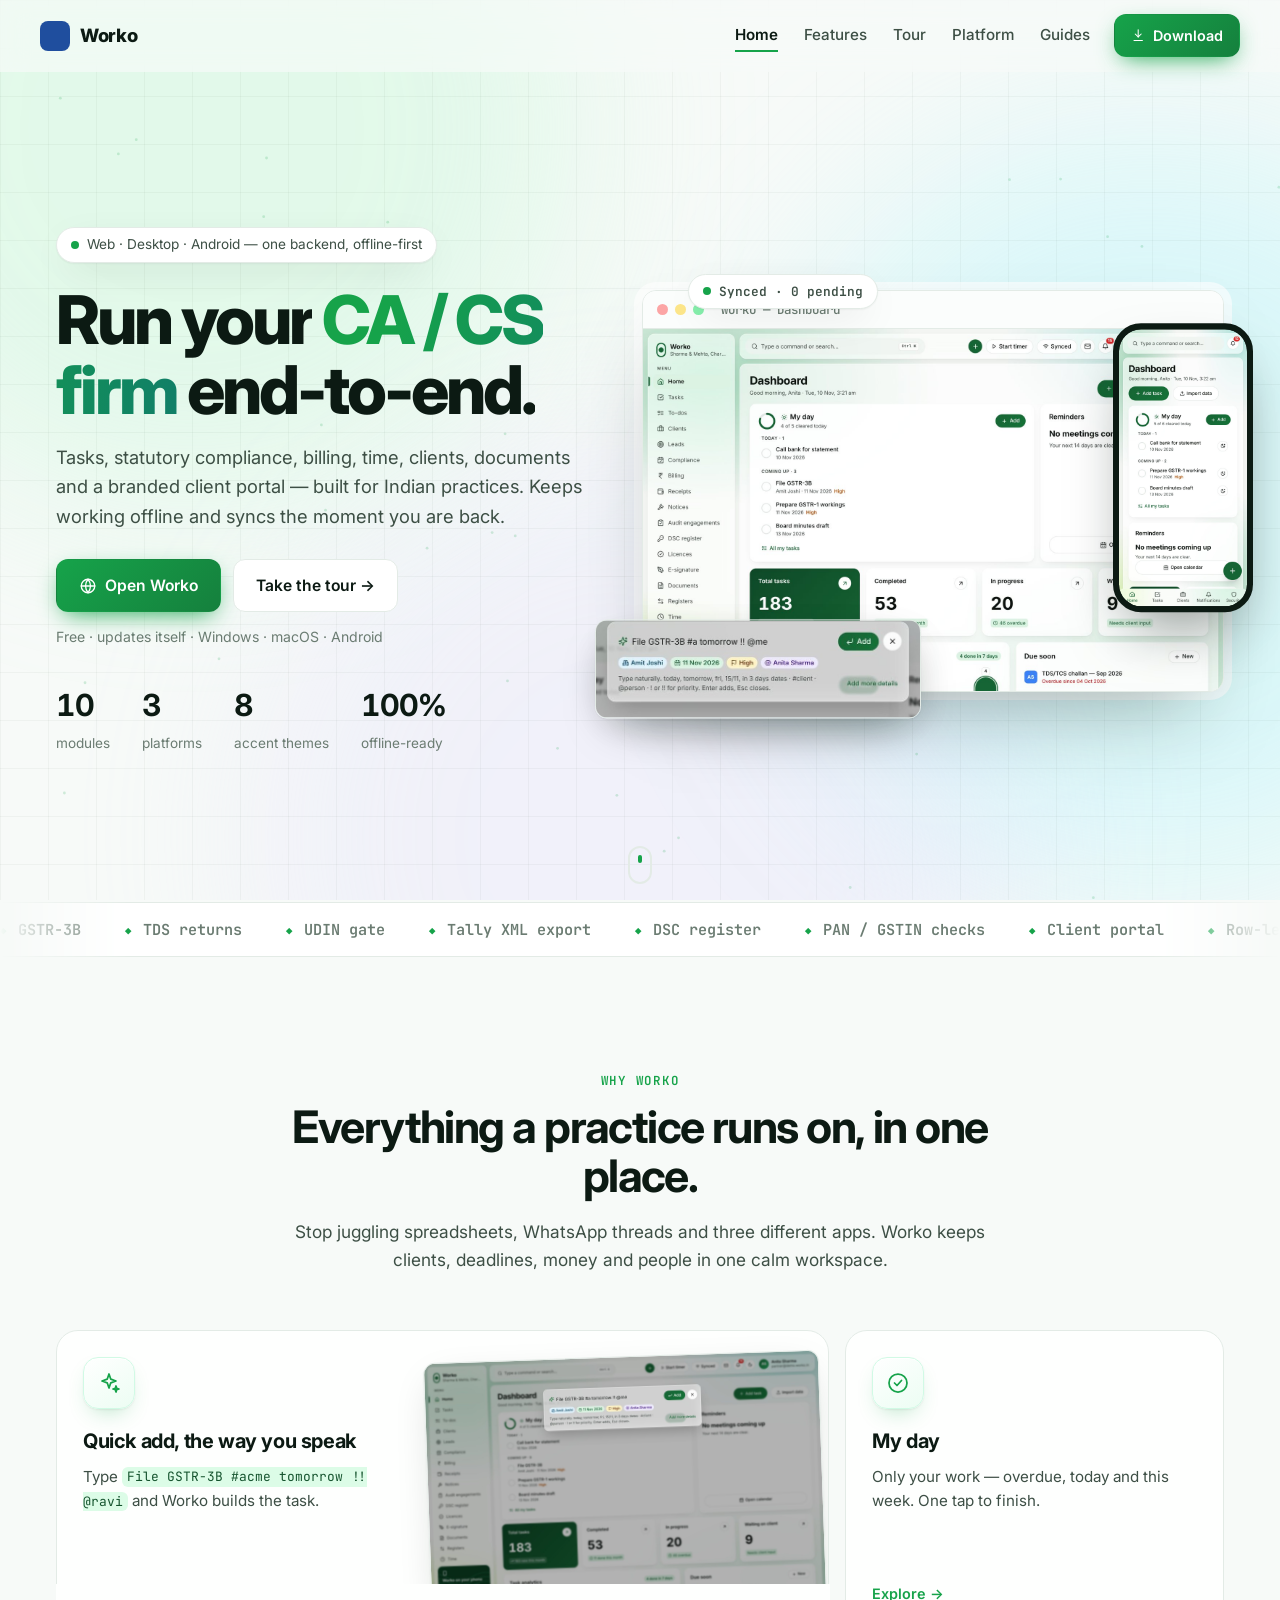
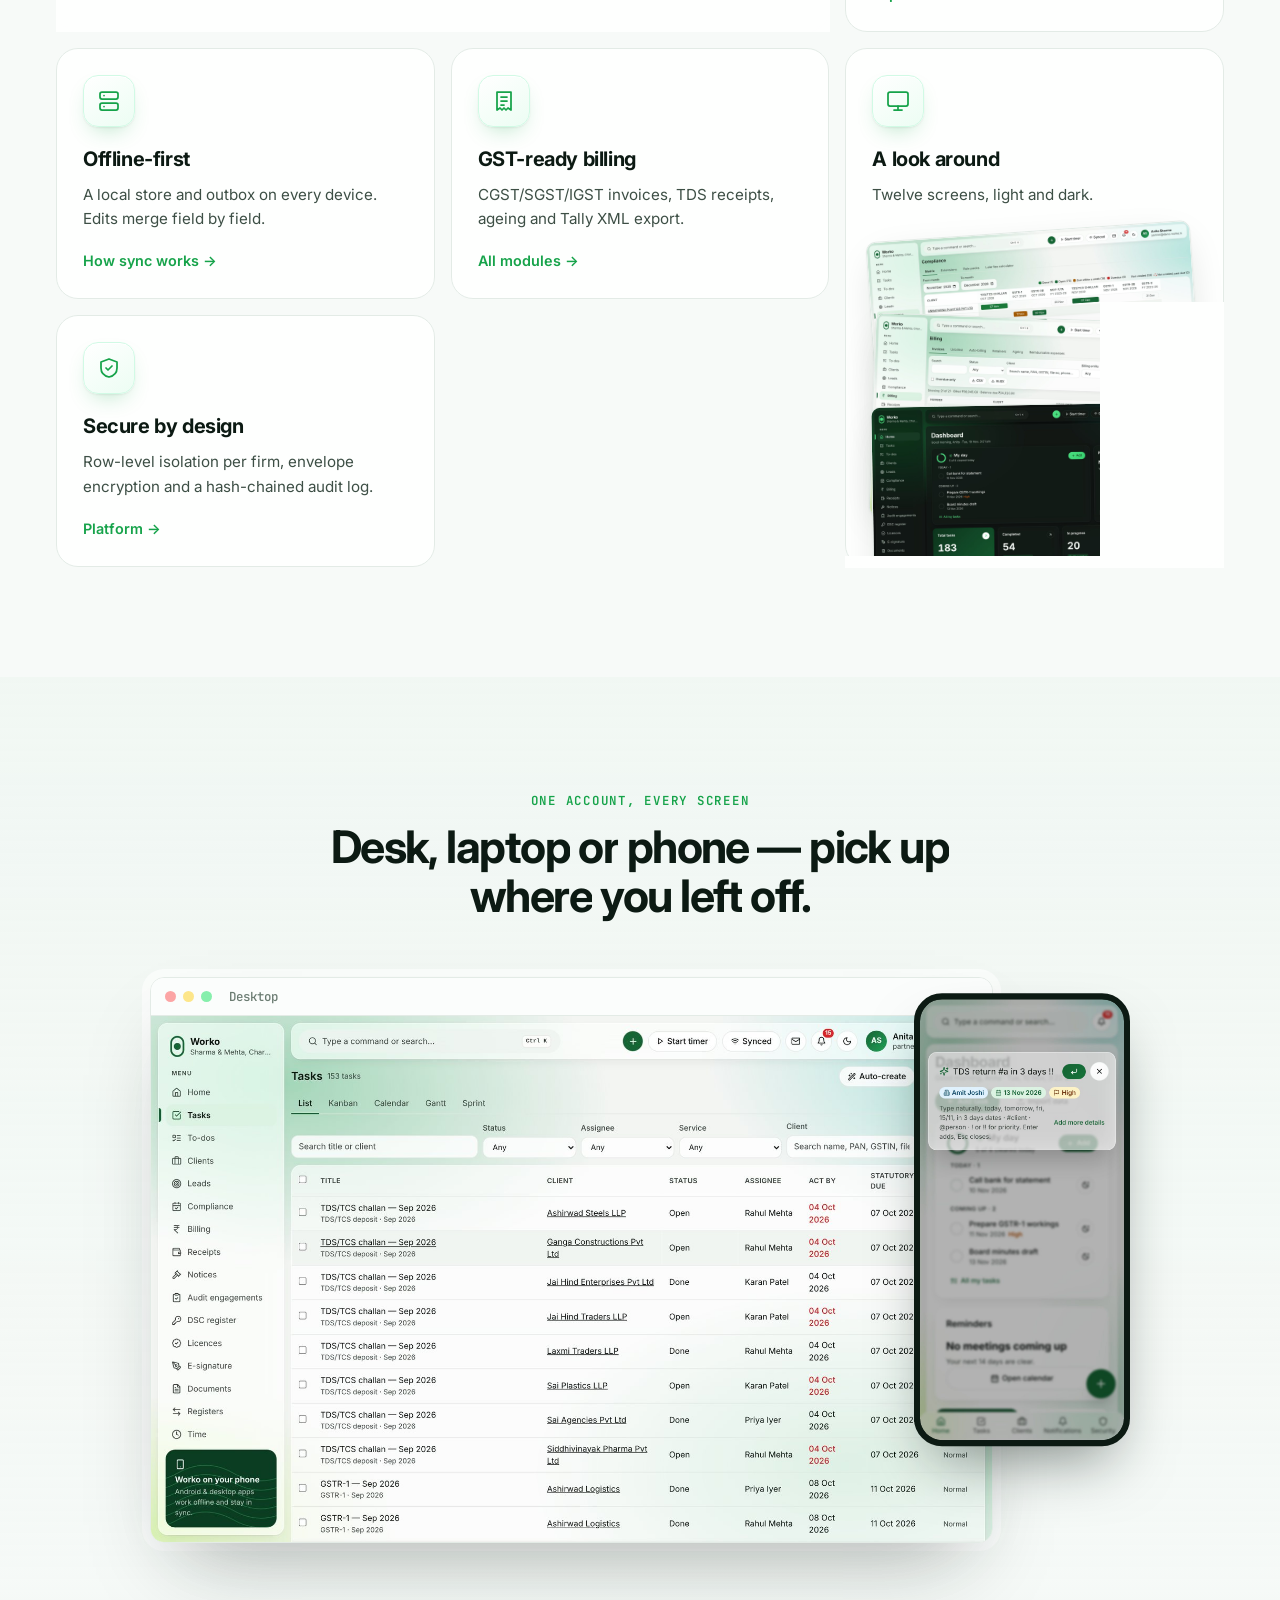
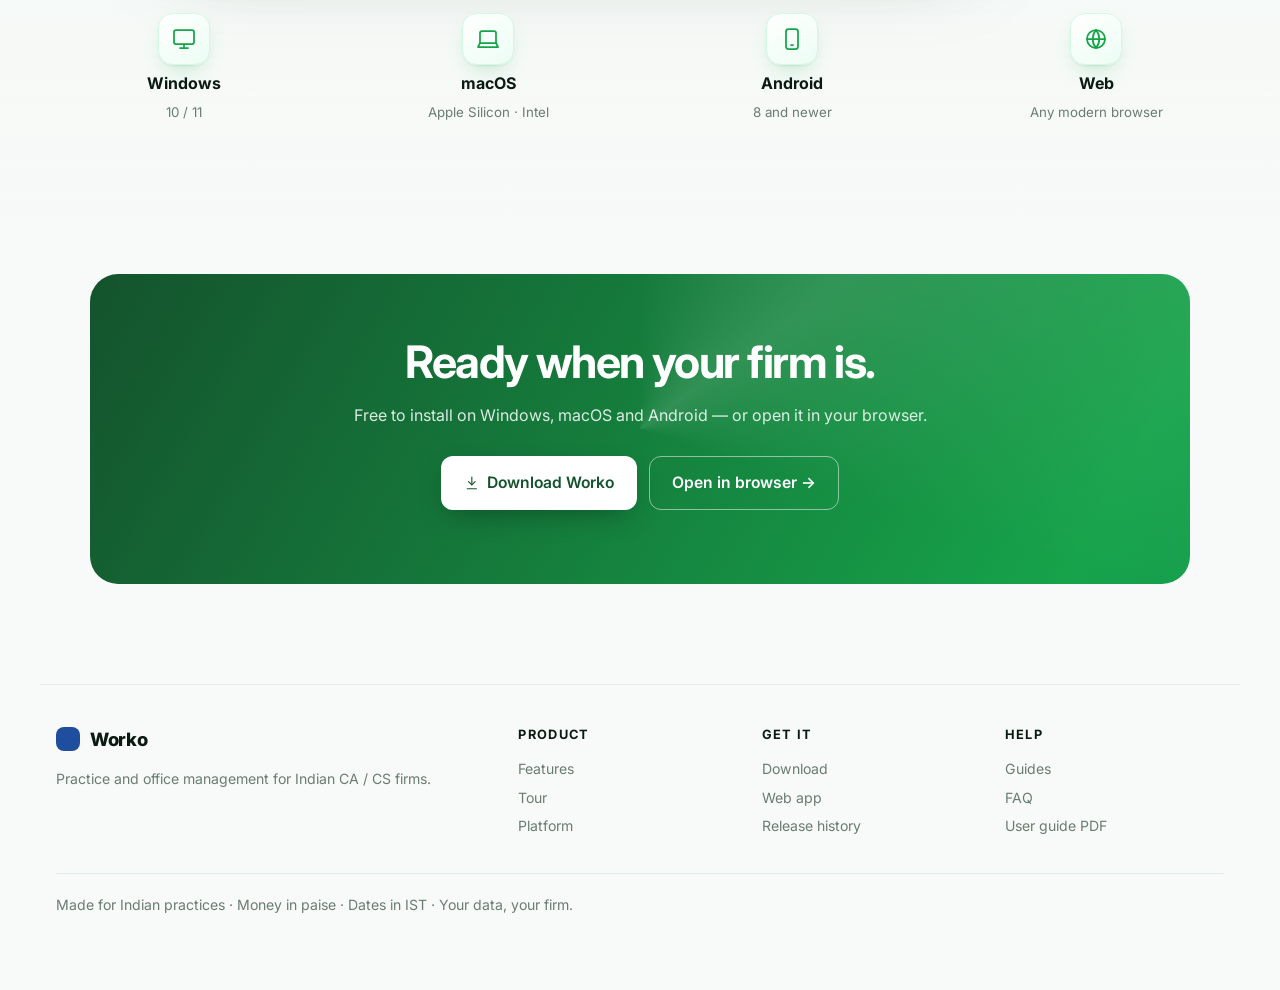
<file: index.html>
<!doctype html>
<html lang="en">
<head>
<meta charset="utf-8">
<meta name="viewport" content="width=device-width, initial-scale=1">
<title>Worko — Practice management for CA / CS firms</title>
<meta name="description" content="Worko runs a CA / CS firm end-to-end — tasks, compliance, billing, time, clients, documents and a client portal — on web, desktop and Android. Offline-first.">
<link rel="icon" href="assets/img/icon.png">
<meta property="og:title" content="Worko — Practice management for CA / CS firms">
<meta property="og:description" content="Worko runs a CA / CS firm end-to-end — tasks, compliance, billing, time, clients, documents and a client portal — on web, desktop and Android. Offline-first.">
<meta property="og:image" content="assets/img/screens/02-dashboard.jpg">
<meta name="view-transition" content="same-origin">
<link rel="preconnect" href="https://fonts.googleapis.com">
<link rel="preconnect" href="https://fonts.gstatic.com" crossorigin>
<link href="https://fonts.googleapis.com/css2?family=Inter:wght@400;500;600;700;800&family=JetBrains+Mono:wght@400;600&display=swap" rel="stylesheet">
<link rel="stylesheet" href="assets/css/style.css">
</head>
<body data-page="index">
<div class="scroll-progress" aria-hidden="true"></div>
<div class="aurora" aria-hidden="true"><b></b><b></b><b></b></div>
<canvas id="grid-bg" aria-hidden="true"></canvas>
<div class="cursor-glow" aria-hidden="true"></div>

<header class="nav">
  <a class="brand" href="index.html"><img src="assets/img/icon.png" alt="" width="30" height="30"><span>Worko</span></a>
  <nav class="nav-links" id="navLinks">
    <a href="index.html" class="active" aria-current="page">Home</a>
    <a href="features.html">Features</a>
    <a href="tour.html">Tour</a>
    <a href="platform.html">Platform</a>
    <a href="guides.html">Guides</a>
  </nav>
  <a class="btn btn-primary btn-sm magnetic" href="download.html"><i data-i="download"></i>Download</a>
  <button class="nav-toggle" aria-label="Menu" aria-expanded="false" aria-controls="navLinks"><span></span><span></span></button>
</header>

<main id="top" class="page-main">
<section class="hero">
  <div class="hero-copy">
    <span class="pill reveal"><span class="dot"></span> Web · Desktop · Android — one backend, offline-first</span>
    <h1 class="split-text">Run your <span class="grad">CA / CS firm</span> end-to-end.</h1>
    <p class="lead reveal">Tasks, statutory compliance, billing, time, clients, documents and a branded client portal — built for Indian practices. Keeps working offline and syncs the moment you are back.</p>
    <div class="hero-cta reveal">
      <a class="btn btn-primary magnetic" id="heroDownload" href="download.html"><i class="os-icon" data-i="download"></i><span class="label">Download Worko</span></a>
      <a class="btn btn-ghost magnetic" href="tour.html">Take the tour →</a>
    </div>
    <p class="hero-meta reveal" id="heroMeta">Free · updates itself · Windows · macOS · Android</p>
    <ul class="stats reveal">
      <li><b data-count="10">0</b><span>modules</span></li>
      <li><b data-count="3">0</b><span>platforms</span></li>
      <li><b data-count="8">0</b><span>accent themes</span></li>
      <li><b data-count="100" data-suffix="%">0</b><span>offline-ready</span></li>
    </ul>
  </div>
  <div class="hero-visual" data-tilt>
    <div class="window">
      <div class="window-bar"><i></i><i></i><i></i><span>worko — Dashboard</span></div>
      <img src="assets/img/screens/02-dashboard.jpg" alt="Worko dashboard" width="1600" height="1000">
      <div class="scanline" aria-hidden="true"></div>
    </div>
    <img class="float-card fc-1" data-parallax="-0.06" src="assets/img/screens/03b-quick-add-dialog.jpg" alt="Quick add" width="688" height="205">
    <div class="phone fc-2" data-parallax="0.08"><img src="assets/img/screens/16-phone-home.jpg" alt="Android home" width="780" height="1688"></div>
    <div class="chip-float fc-3"><span class="c-dot"></span>Synced · 0 pending</div>
  </div>
  <a class="scroll-cue" href="#why" aria-label="Scroll"><span></span></a>
</section>

<div class="marquee" aria-hidden="true"><div class="track">
  <span>GSTR-3B</span><span>TDS returns</span><span>UDIN gate</span><span>Tally XML export</span><span>DSC register</span><span>PAN / GSTIN checks</span><span>Client portal</span><span>Row-level security</span><span>Hash-chained audit</span><span>DPDP tooling</span><span>Money in paise</span><span>Dates in IST</span>
  <span>GSTR-3B</span><span>TDS returns</span><span>UDIN gate</span><span>Tally XML export</span><span>DSC register</span><span>PAN / GSTIN checks</span><span>Client portal</span><span>Row-level security</span><span>Hash-chained audit</span><span>DPDP tooling</span><span>Money in paise</span><span>Dates in IST</span>
</div></div>

<section id="why" class="section">
  <div class="section-head reveal">
    <span class="eyebrow">Why Worko</span>
    <h2 class="split-text">Everything a practice runs on, in one place.</h2>
    <p>Stop juggling spreadsheets, WhatsApp threads and three different apps. Worko keeps clients, deadlines, money and people in one calm workspace.</p>
  </div>
  <div class="bento">
    <a class="bento-card b-wide reveal" href="features.html#quick-add">
      <div class="bento-copy"><span class="ic-tile" data-i="spark"></span><h3>Quick add, the way you speak</h3><p>Type <code>File GSTR-3B #acme tomorrow !! @ravi</code> and Worko builds the task.</p><span class="more">See it live →</span></div>
      <img src="assets/img/screens/03-quick-add.jpg" alt="" loading="lazy">
    </a>
    <a class="bento-card reveal" href="features.html#my-day">
      <span class="ic-tile" data-i="check"></span><h3>My day</h3><p>Only your work — overdue, today and this week. One tap to finish.</p><span class="more">Explore →</span>
    </a>
    <a class="bento-card reveal" href="platform.html#sync">
      <span class="ic-tile" data-i="server"></span><h3>Offline-first</h3><p>A local store and outbox on every device. Edits merge field by field.</p><span class="more">How sync works →</span>
    </a>
    <a class="bento-card reveal" href="features.html#modules">
      <span class="ic-tile" data-i="receipt"></span><h3>GST-ready billing</h3><p>CGST/SGST/IGST invoices, TDS receipts, ageing and Tally XML export.</p><span class="more">All modules →</span>
    </a>
    <a class="bento-card b-tall reveal" href="tour.html">
      <span class="ic-tile" data-i="monitor"></span><h3>A look around</h3><p>Twelve screens, light and dark.</p>
      <div class="stack-shots"><img src="assets/img/screens/07-compliance.jpg" alt="" loading="lazy"><img src="assets/img/screens/08-billing.jpg" alt="" loading="lazy"><img src="assets/img/screens/15-dashboard-dark.jpg" alt="" loading="lazy"></div>
    </a>
    <a class="bento-card reveal" href="platform.html">
      <span class="ic-tile" data-i="shield"></span><h3>Secure by design</h3><p>Row-level isolation per firm, envelope encryption and a hash-chained audit log.</p><span class="more">Platform →</span>
    </a>
  </div>
</section>

<section class="section tint">
  <div class="section-head reveal">
    <span class="eyebrow">One account, every screen</span>
    <h2 class="split-text">Desk, laptop or phone — pick up where you left off.</h2>
  </div>
  <div class="devices reveal">
    <div class="window dv-desk"><div class="window-bar"><i></i><i></i><i></i><span>Desktop</span></div><img src="assets/img/screens/05-tasks.jpg" alt="Tasks on desktop" loading="lazy"></div>
    <div class="phone dv-phone" data-parallax="0.05"><img src="assets/img/screens/17-phone-quick-add.jpg" alt="Quick add on Android" loading="lazy"></div>
  </div>
  <div class="platform-row">
    <div class="pf reveal"><span class="ic-tile" data-i="monitor"></span><b>Windows</b><small>10 / 11</small></div>
    <div class="pf reveal"><span class="ic-tile" data-i="laptop"></span><b>macOS</b><small>Apple Silicon · Intel</small></div>
    <div class="pf reveal"><span class="ic-tile" data-i="phone"></span><b>Android</b><small>8 and newer</small></div>
    <div class="pf reveal"><span class="ic-tile" data-i="globe"></span><b>Web</b><small>Any modern browser</small></div>
  </div>
</section>
</main>

<section class="cta-band">
  <div class="cta-inner reveal">
    <h2>Ready when your firm is.</h2>
    <p>Free to install on Windows, macOS and Android — or open it in your browser.</p>
    <div class="hero-cta center">
      <a class="btn btn-primary magnetic" href="download.html"><i data-i="download"></i>Download Worko</a>
      <a class="btn btn-ghost magnetic" href="https://worko-office.vercel.app" target="_blank" rel="noopener">Open in browser →</a>
    </div>
  </div>
</section>

<footer class="foot">
  <div class="foot-grid">
    <div>
      <a class="brand" href="index.html"><img src="assets/img/icon.png" alt="" width="24" height="24"><span>Worko</span></a>
      <p>Practice and office management for Indian CA / CS firms.</p>
    </div>
    <div><h5>Product</h5><a href="features.html">Features</a><a href="tour.html">Tour</a><a href="platform.html">Platform</a></div>
    <div><h5>Get it</h5><a href="download.html">Download</a><a href="https://worko-office.vercel.app" target="_blank" rel="noopener">Web app</a><a href="download.html#releases">Release history</a></div>
    <div><h5>Help</h5><a href="guides.html">Guides</a><a href="guides.html#faq">FAQ</a><a href="assets/Worko-User-Guide.pdf" target="_blank">User guide PDF</a></div>
  </div>
  <p class="foot-note">Made for Indian practices · Money in paise · Dates in IST · Your data, your firm.</p>
</footer>

<div class="lightbox" id="lightbox" hidden><button aria-label="Close">×</button><img alt=""></div>
<script src="assets/js/main.js" defer></script>
</body>
</html>
</file>
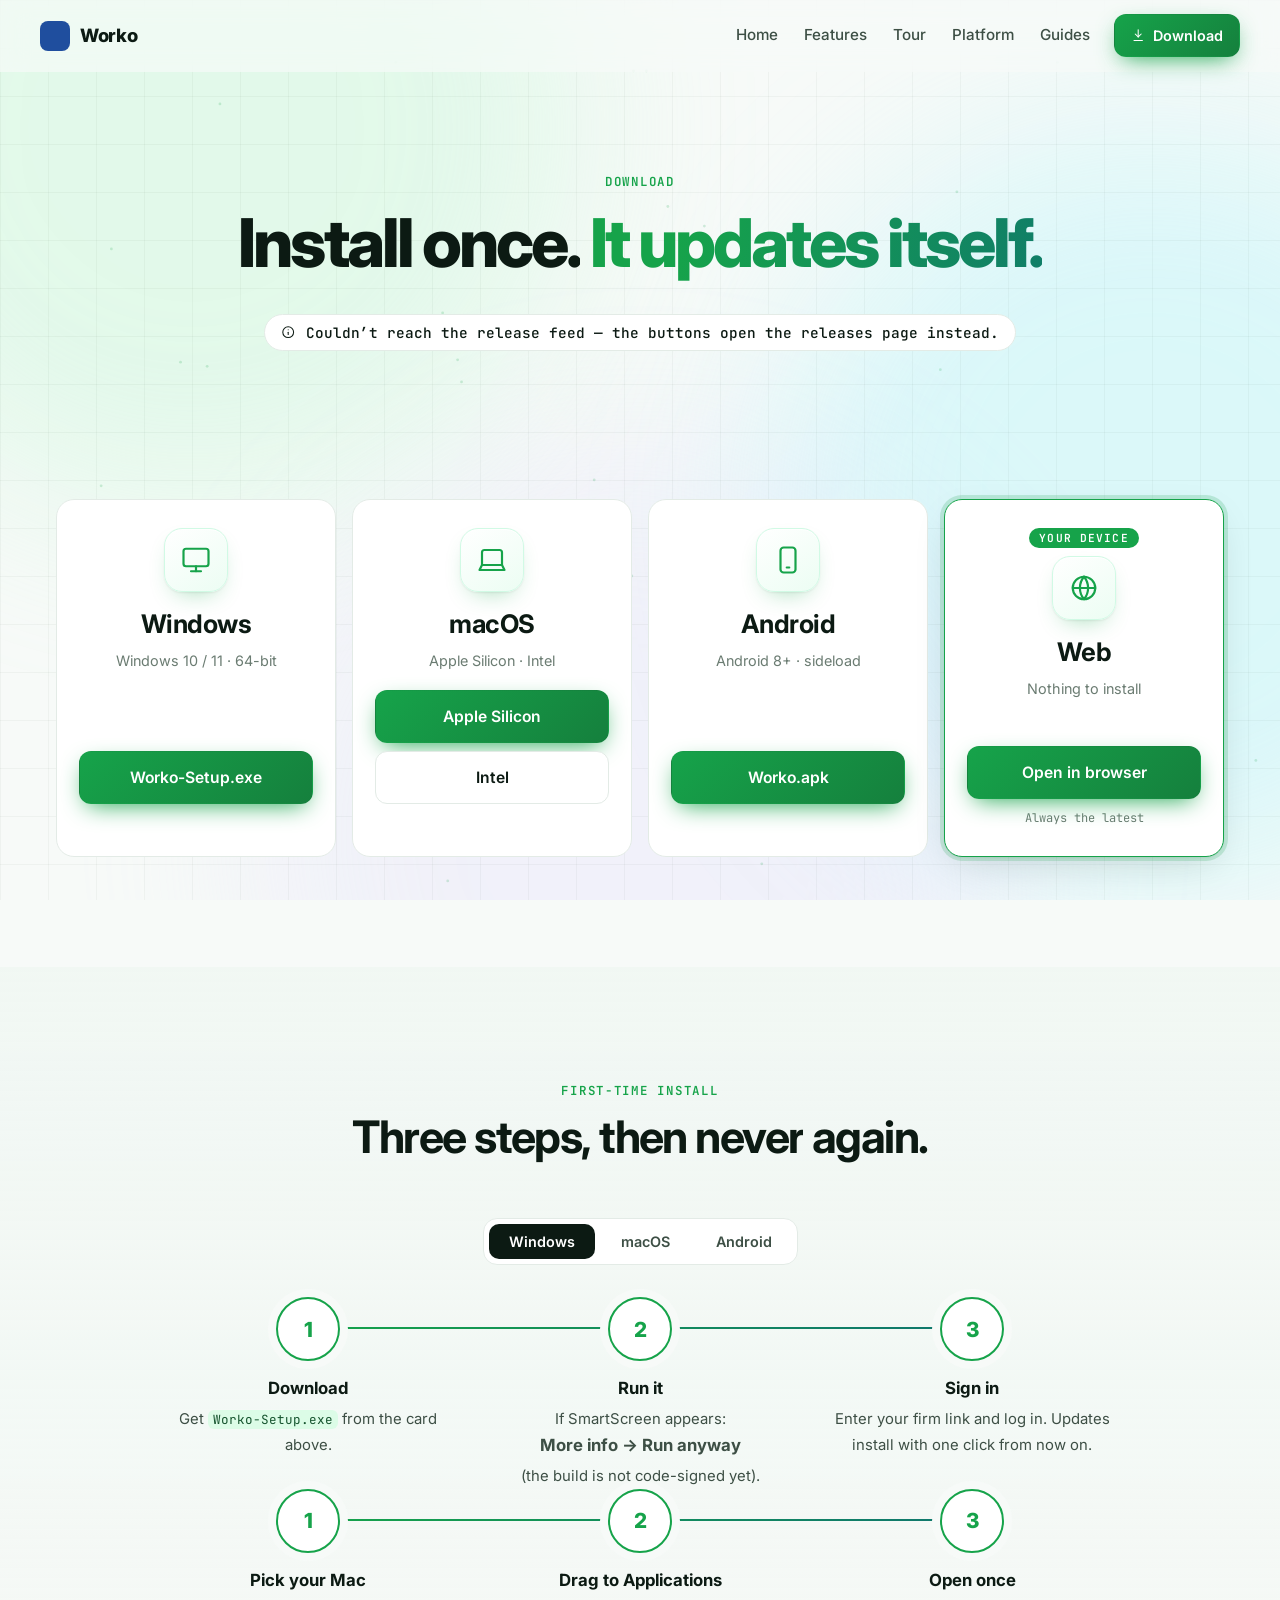
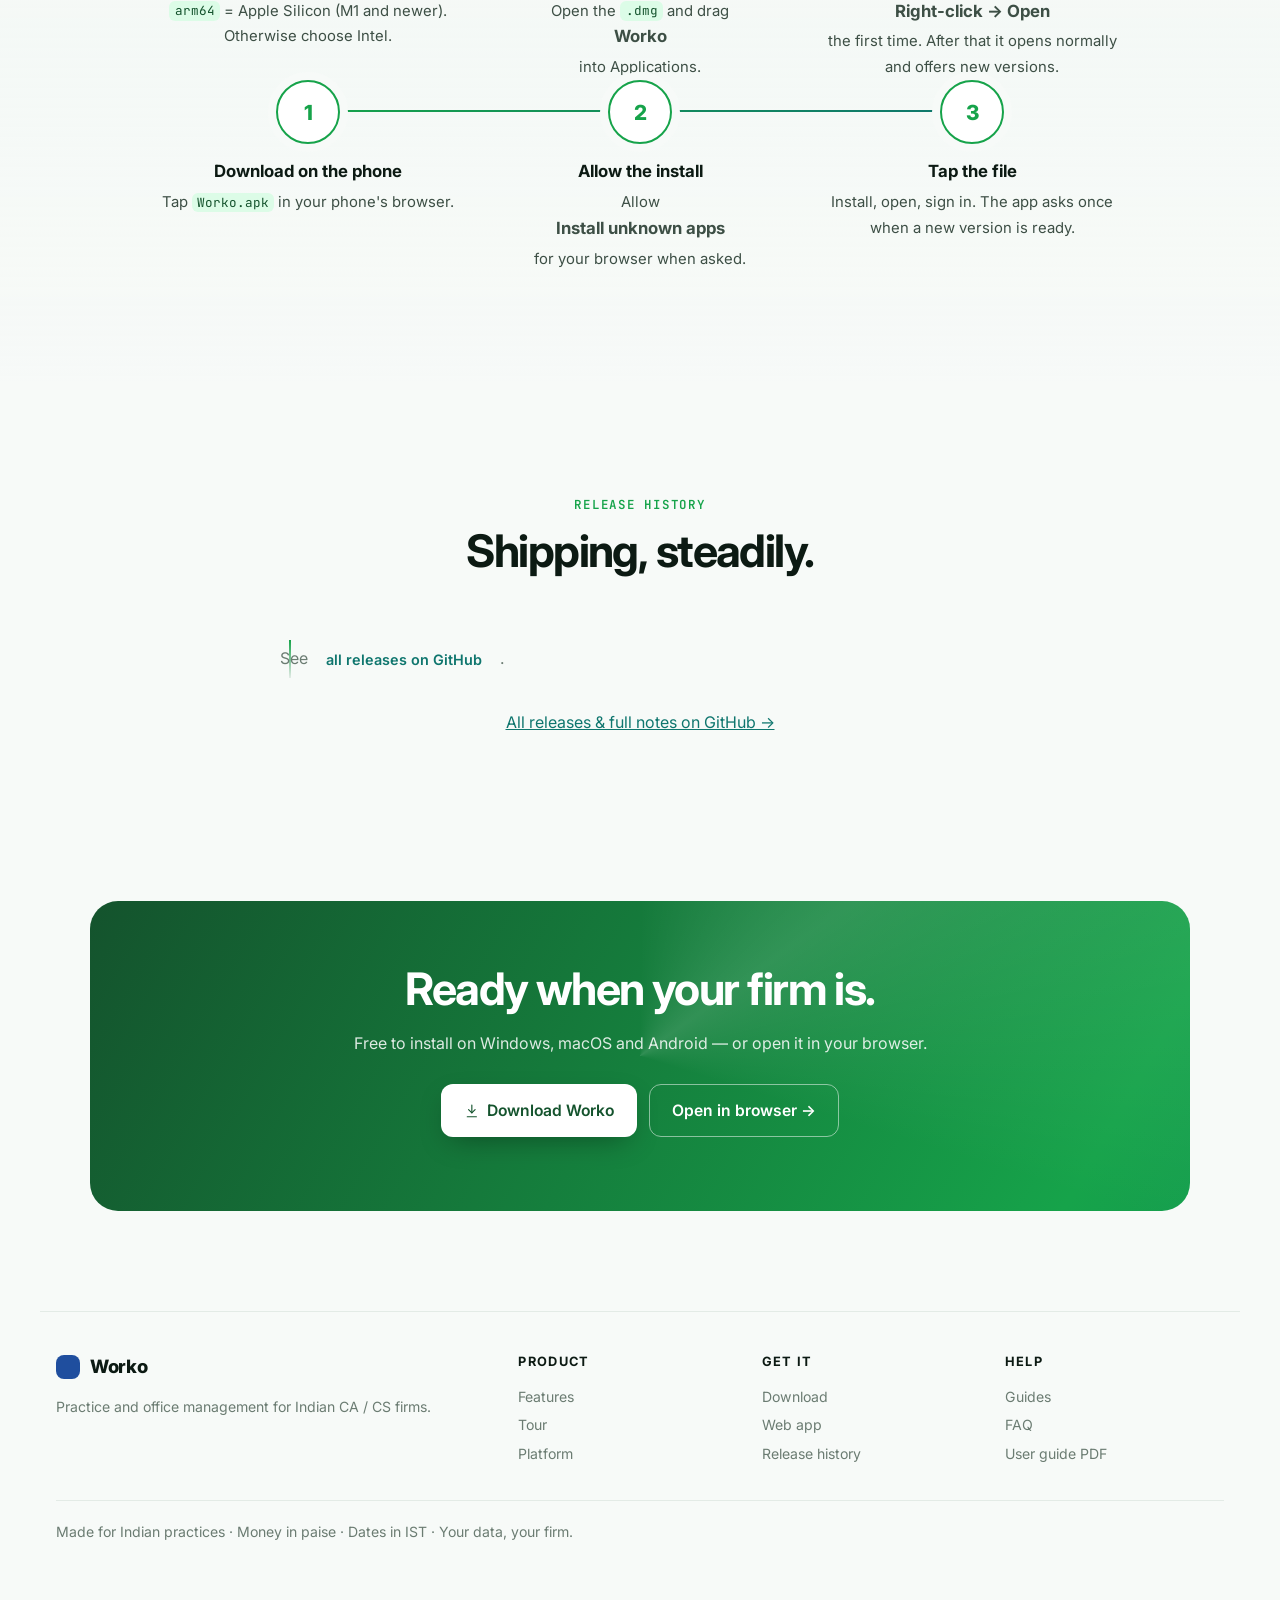
<file: download.html>
<!doctype html>
<html lang="en">
<head>
<meta charset="utf-8">
<meta name="viewport" content="width=device-width, initial-scale=1">
<title>Download Worko — Windows, macOS, Android</title>
<meta name="description" content="Download the latest Worko for Windows, macOS (Apple Silicon and Intel) and Android, or open it in your browser. It updates itself.">
<link rel="icon" href="assets/img/icon.png">
<meta property="og:title" content="Download Worko — Windows, macOS, Android">
<meta property="og:description" content="Download the latest Worko for Windows, macOS (Apple Silicon and Intel) and Android, or open it in your browser. It updates itself.">
<meta property="og:image" content="assets/img/screens/02-dashboard.jpg">
<meta name="view-transition" content="same-origin">
<link rel="preconnect" href="https://fonts.googleapis.com">
<link rel="preconnect" href="https://fonts.gstatic.com" crossorigin>
<link href="https://fonts.googleapis.com/css2?family=Inter:wght@400;500;600;700;800&family=JetBrains+Mono:wght@400;600&display=swap" rel="stylesheet">
<link rel="stylesheet" href="assets/css/style.css">
</head>
<body data-page="download">
<div class="scroll-progress" aria-hidden="true"></div>
<div class="aurora" aria-hidden="true"><b></b><b></b><b></b></div>
<canvas id="grid-bg" aria-hidden="true"></canvas>
<div class="cursor-glow" aria-hidden="true"></div>

<header class="nav">
  <a class="brand" href="index.html"><img src="assets/img/icon.png" alt="" width="30" height="30"><span>Worko</span></a>
  <nav class="nav-links" id="navLinks">
    <a href="index.html">Home</a>
    <a href="features.html">Features</a>
    <a href="tour.html">Tour</a>
    <a href="platform.html">Platform</a>
    <a href="guides.html">Guides</a>
  </nav>
  <a class="btn btn-primary btn-sm magnetic" href="download.html"><i data-i="download"></i>Download</a>
  <button class="nav-toggle" aria-label="Menu" aria-expanded="false" aria-controls="navLinks"><span></span><span></span></button>
</header>

<main id="top" class="page-main">
<section class="page-hero">
  <span class="eyebrow reveal">Download</span>
  <h1 class="split-text">Install once. <span class="grad">It updates itself.</span></h1>
  <p class="rel-info reveal" id="relInfo"><span class="spinner"></span> Fetching the latest release…</p>
</section>

<section class="section dl-sec">
  <div class="dl-grid">
    <article class="dl reveal" data-os="windows">
      <div class="dl-ico" data-i="monitor"></div><h3>Windows</h3><p>Windows 10 / 11 · 64-bit</p>
      <div class="dl-links"><a class="btn btn-primary" data-asset="win" href="#">Worko-Setup.exe</a></div>
      <small class="dl-size"></small>
    </article>
    <article class="dl reveal" data-os="mac">
      <div class="dl-ico" data-i="laptop"></div><h3>macOS</h3><p>Apple Silicon · Intel</p>
      <div class="dl-links"><a class="btn btn-primary" data-asset="mac-arm" href="#">Apple Silicon</a><a class="btn btn-ghost" data-asset="mac-intel" href="#">Intel</a></div>
      <small class="dl-size"></small>
    </article>
    <article class="dl reveal" data-os="android">
      <div class="dl-ico" data-i="phone"></div><h3>Android</h3><p>Android 8+ · sideload</p>
      <div class="dl-links"><a class="btn btn-primary" data-asset="apk" href="#">Worko.apk</a></div>
      <small class="dl-size"></small>
    </article>
    <article class="dl reveal" data-os="web">
      <div class="dl-ico" data-i="globe"></div><h3>Web</h3><p>Nothing to install</p>
      <div class="dl-links"><a class="btn btn-primary" href="https://worko-office.vercel.app" target="_blank" rel="noopener">Open in browser</a></div>
      <small class="dl-size">Always the latest</small>
    </article>
  </div>
</section>

<section class="section tint">
  <div class="section-head reveal">
    <span class="eyebrow">First-time install</span>
    <h2 class="split-text">Three steps, then never again.</h2>
  </div>
  <div class="os-tabs reveal" id="osTabs">
    <button data-os="windows">Windows</button><button data-os="mac">macOS</button><button data-os="android">Android</button>
  </div>
  <ol class="steps reveal" data-steps="windows">
    <li><b>Download</b><span>Get <code>Worko-Setup.exe</code> from the card above.</span></li>
    <li><b>Run it</b><span>If SmartScreen appears: <b>More info → Run anyway</b> (the build is not code-signed yet).</span></li>
    <li><b>Sign in</b><span>Enter your firm link and log in. Updates install with one click from now on.</span></li>
  </ol>
  <ol class="steps reveal" data-steps="mac" hidden>
    <li><b>Pick your Mac</b><span><code>arm64</code> = Apple Silicon (M1 and newer). Otherwise choose Intel.</span></li>
    <li><b>Drag to Applications</b><span>Open the <code>.dmg</code> and drag <b>Worko</b> into Applications.</span></li>
    <li><b>Open once</b><span><b>Right-click → Open</b> the first time. After that it opens normally and offers new versions.</span></li>
  </ol>
  <ol class="steps reveal" data-steps="android" hidden>
    <li><b>Download on the phone</b><span>Tap <code>Worko.apk</code> in your phone's browser.</span></li>
    <li><b>Allow the install</b><span>Allow <b>Install unknown apps</b> for your browser when asked.</span></li>
    <li><b>Tap the file</b><span>Install, open, sign in. The app asks once when a new version is ready.</span></li>
  </ol>
</section>

<section id="releases" class="section">
  <div class="section-head reveal">
    <span class="eyebrow">Release history</span>
    <h2 class="split-text">Shipping, steadily.</h2>
  </div>
  <ol class="timeline" id="timeline"><li class="muted">Loading releases…</li></ol>
  <p class="all-rel reveal"><a id="allReleases" href="#" target="_blank" rel="noopener">All releases &amp; full notes on GitHub →</a></p>
</section>
</main>

<section class="cta-band">
  <div class="cta-inner reveal">
    <h2>Ready when your firm is.</h2>
    <p>Free to install on Windows, macOS and Android — or open it in your browser.</p>
    <div class="hero-cta center">
      <a class="btn btn-primary magnetic" href="download.html"><i data-i="download"></i>Download Worko</a>
      <a class="btn btn-ghost magnetic" href="https://worko-office.vercel.app" target="_blank" rel="noopener">Open in browser →</a>
    </div>
  </div>
</section>

<footer class="foot">
  <div class="foot-grid">
    <div>
      <a class="brand" href="index.html"><img src="assets/img/icon.png" alt="" width="24" height="24"><span>Worko</span></a>
      <p>Practice and office management for Indian CA / CS firms.</p>
    </div>
    <div><h5>Product</h5><a href="features.html">Features</a><a href="tour.html">Tour</a><a href="platform.html">Platform</a></div>
    <div><h5>Get it</h5><a href="download.html">Download</a><a href="https://worko-office.vercel.app" target="_blank" rel="noopener">Web app</a><a href="download.html#releases">Release history</a></div>
    <div><h5>Help</h5><a href="guides.html">Guides</a><a href="guides.html#faq">FAQ</a><a href="assets/Worko-User-Guide.pdf" target="_blank">User guide PDF</a></div>
  </div>
  <p class="foot-note">Made for Indian practices · Money in paise · Dates in IST · Your data, your firm.</p>
</footer>

<div class="lightbox" id="lightbox" hidden><button aria-label="Close">×</button><img alt=""></div>
<script src="assets/js/main.js" defer></script>
</body>
</html>
</file>
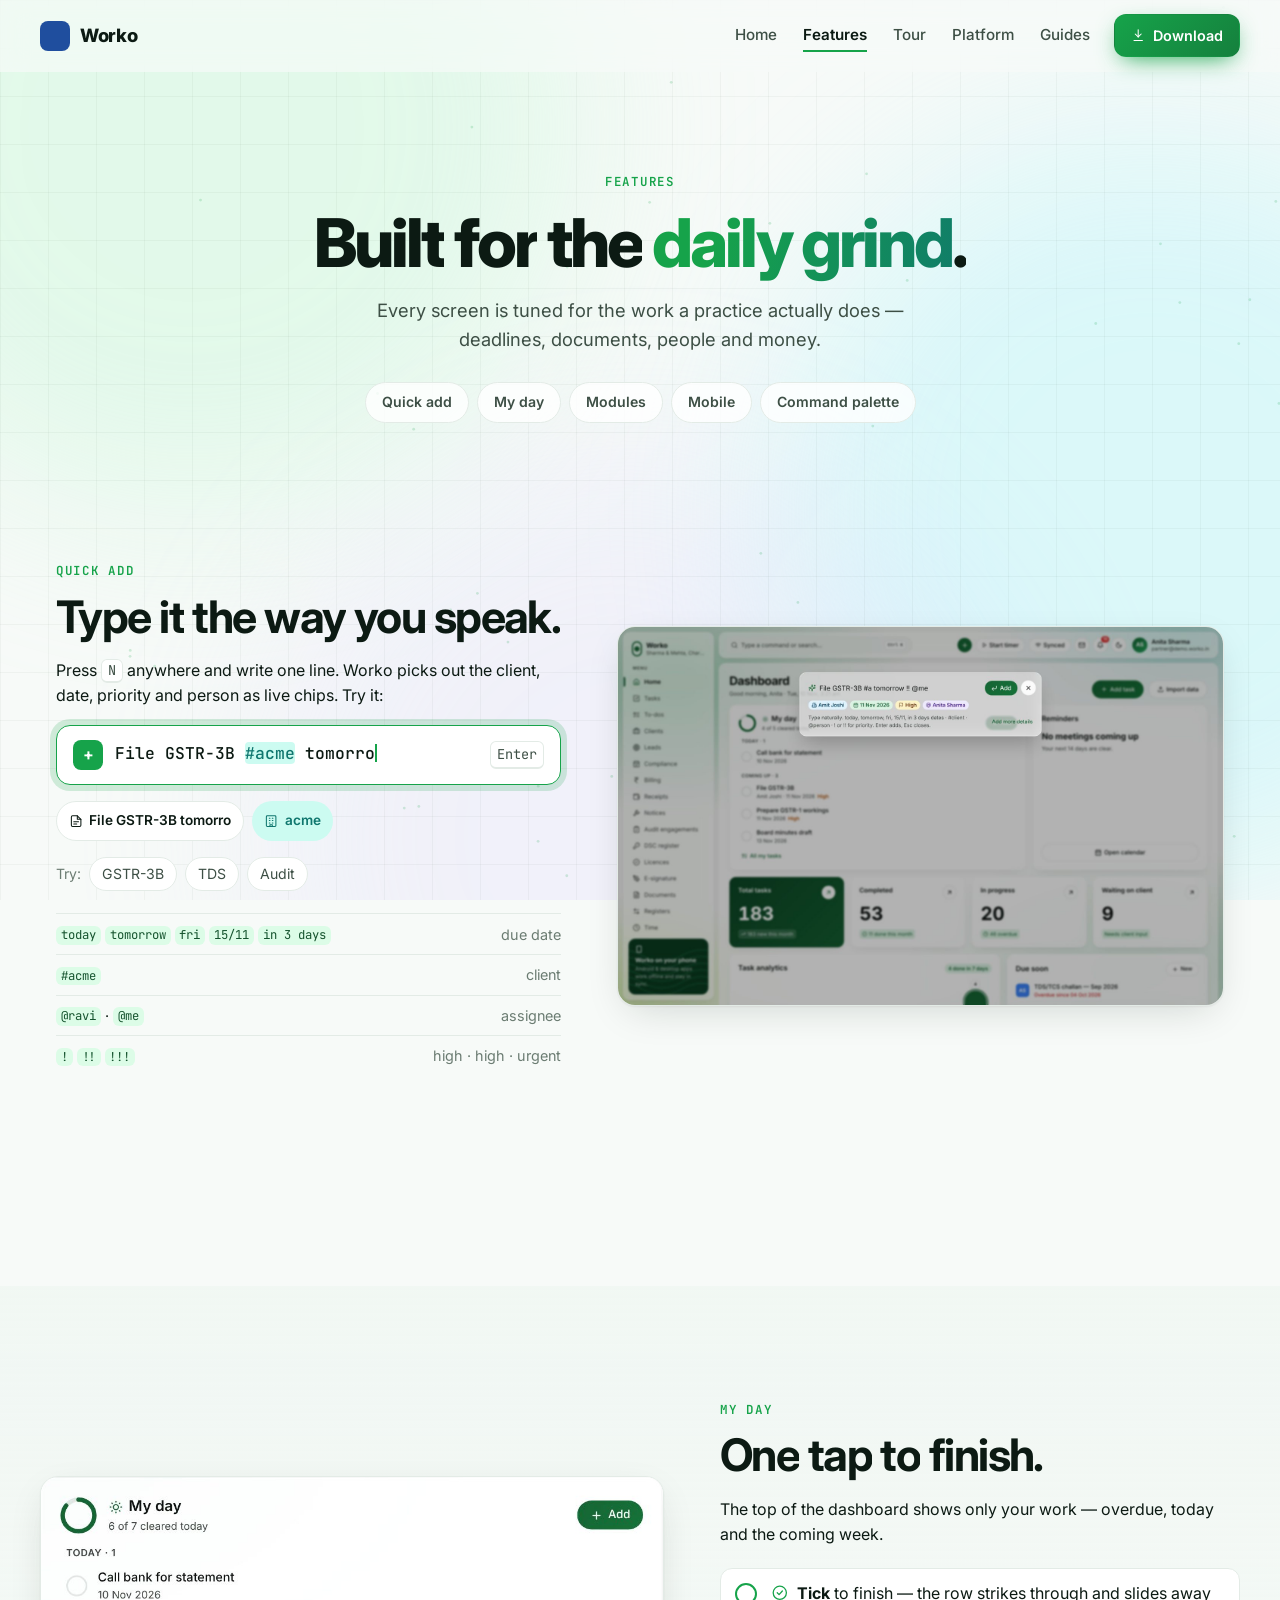
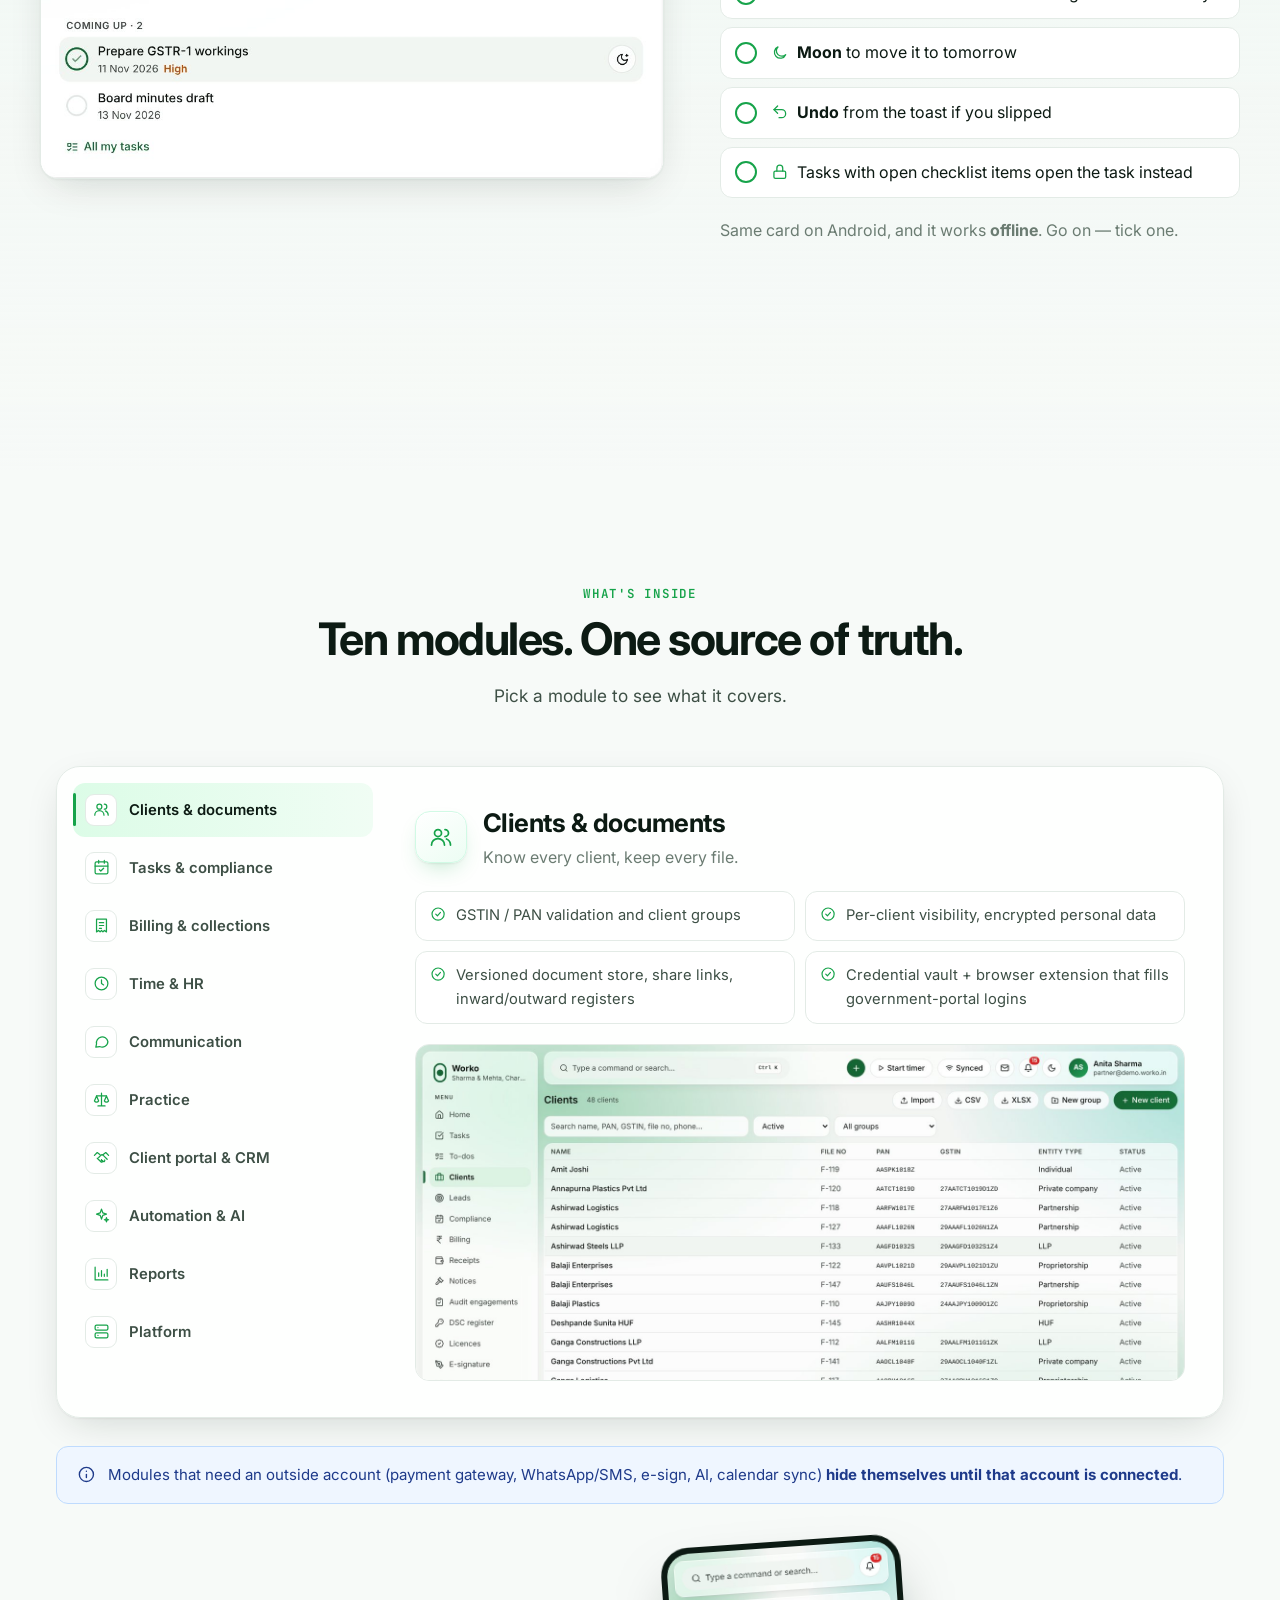
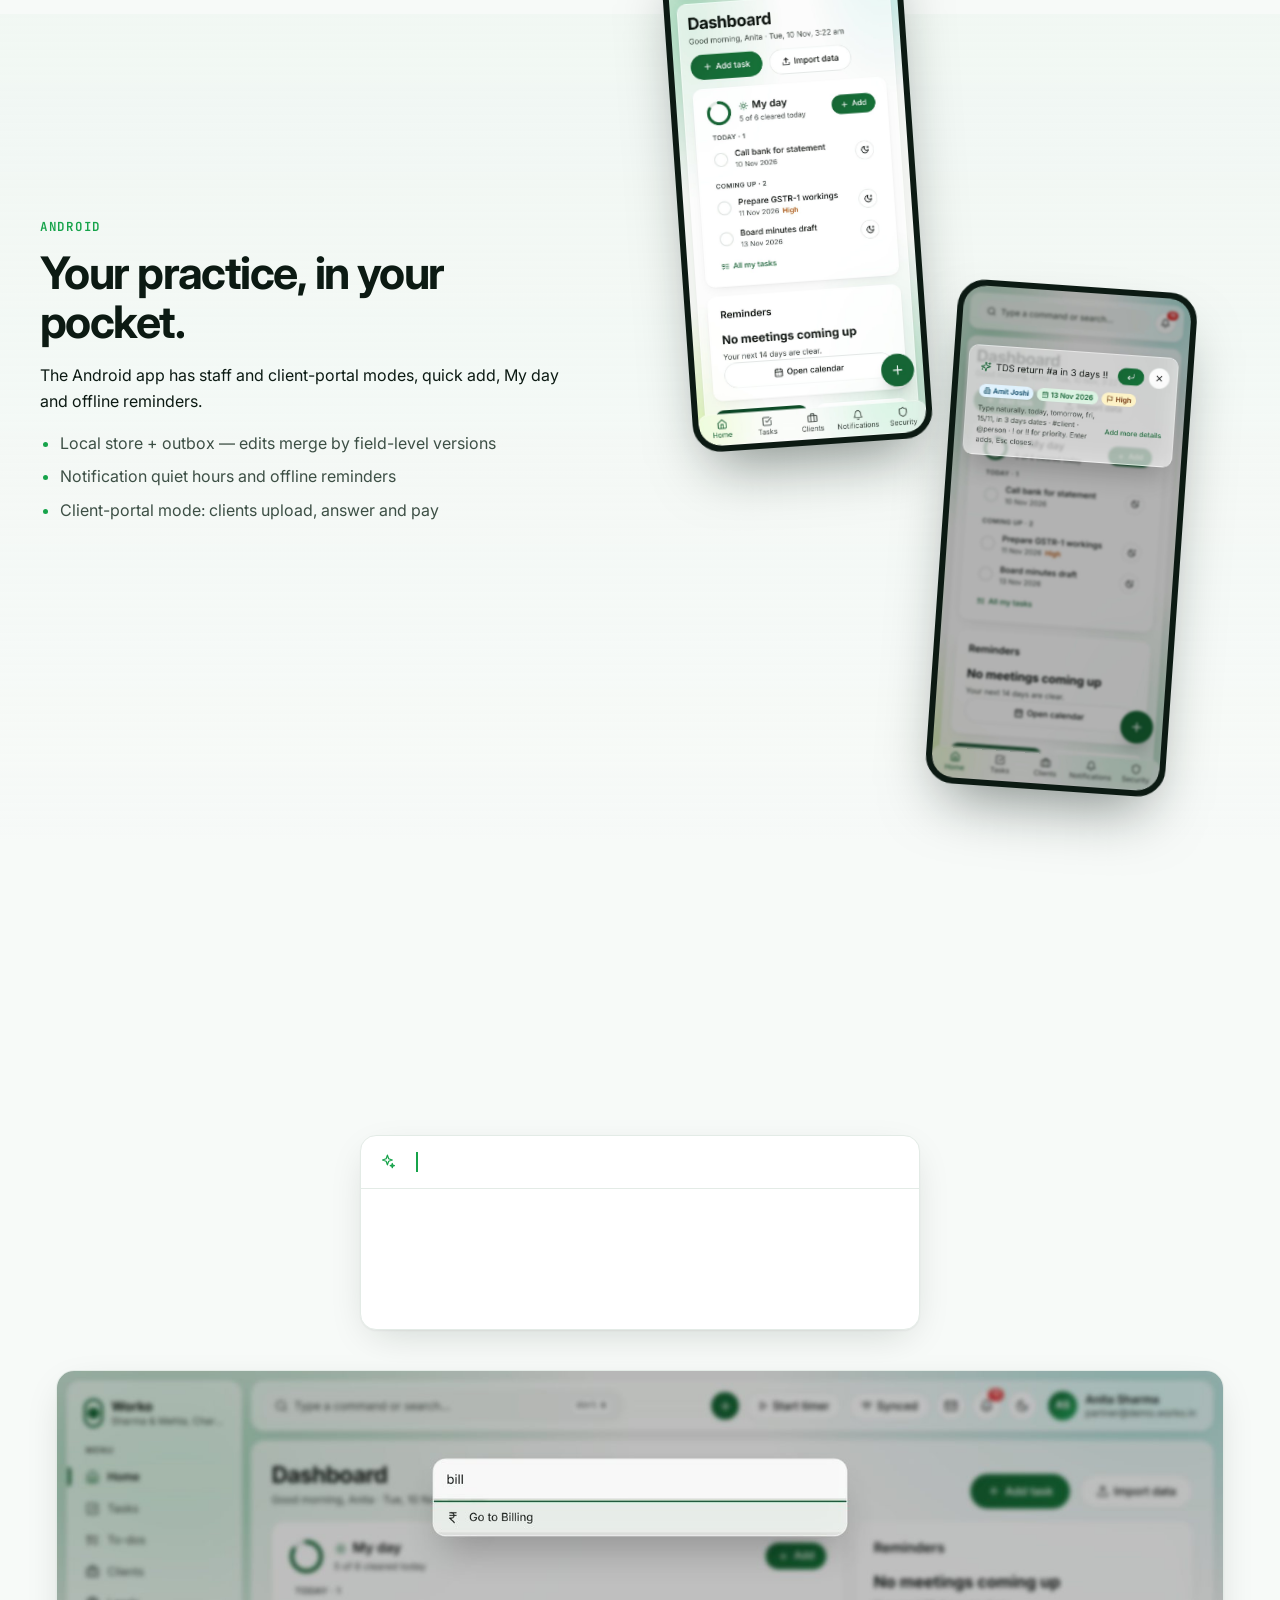
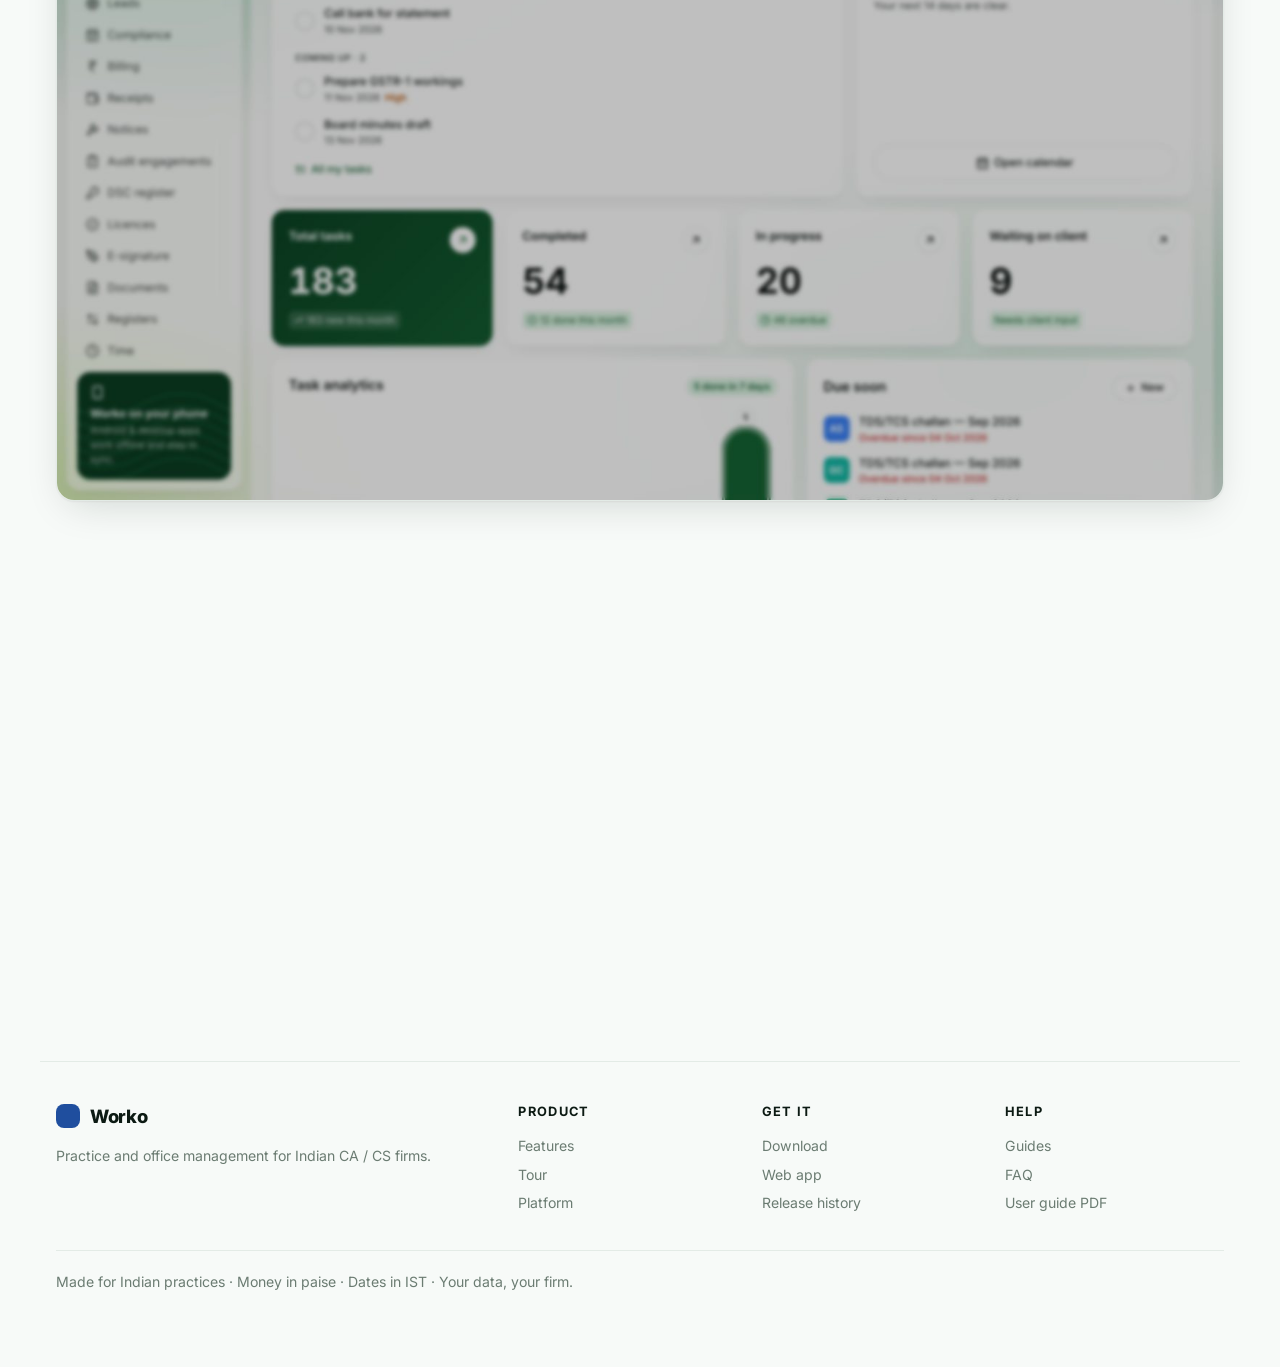
<file: features.html>
<!doctype html>
<html lang="en">
<head>
<meta charset="utf-8">
<meta name="viewport" content="width=device-width, initial-scale=1">
<title>Features — Worko</title>
<meta name="description" content="Quick add, My day, ten modules for CA / CS firms, Android app and a keyboard-first command palette.">
<link rel="icon" href="assets/img/icon.png">
<meta property="og:title" content="Features — Worko">
<meta property="og:description" content="Quick add, My day, ten modules for CA / CS firms, Android app and a keyboard-first command palette.">
<meta property="og:image" content="assets/img/screens/02-dashboard.jpg">
<meta name="view-transition" content="same-origin">
<link rel="preconnect" href="https://fonts.googleapis.com">
<link rel="preconnect" href="https://fonts.gstatic.com" crossorigin>
<link href="https://fonts.googleapis.com/css2?family=Inter:wght@400;500;600;700;800&family=JetBrains+Mono:wght@400;600&display=swap" rel="stylesheet">
<link rel="stylesheet" href="assets/css/style.css">
</head>
<body data-page="features">
<div class="scroll-progress" aria-hidden="true"></div>
<div class="aurora" aria-hidden="true"><b></b><b></b><b></b></div>
<canvas id="grid-bg" aria-hidden="true"></canvas>
<div class="cursor-glow" aria-hidden="true"></div>

<header class="nav">
  <a class="brand" href="index.html"><img src="assets/img/icon.png" alt="" width="30" height="30"><span>Worko</span></a>
  <nav class="nav-links" id="navLinks">
    <a href="index.html">Home</a>
    <a href="features.html" class="active" aria-current="page">Features</a>
    <a href="tour.html">Tour</a>
    <a href="platform.html">Platform</a>
    <a href="guides.html">Guides</a>
  </nav>
  <a class="btn btn-primary btn-sm magnetic" href="download.html"><i data-i="download"></i>Download</a>
  <button class="nav-toggle" aria-label="Menu" aria-expanded="false" aria-controls="navLinks"><span></span><span></span></button>
</header>

<main id="top" class="page-main">
<section class="page-hero">
  <span class="eyebrow reveal">Features</span>
  <h1 class="split-text">Built for the <span class="grad">daily grind</span>.</h1>
  <p class="lead reveal">Every screen is tuned for the work a practice actually does — deadlines, documents, people and money.</p>
  <nav class="sub-nav reveal" aria-label="On this page">
    <a href="#quick-add">Quick add</a><a href="#my-day">My day</a><a href="#modules">Modules</a><a href="#mobile">Mobile</a><a href="#palette">Command palette</a>
  </nav>
</section>

<section id="quick-add" class="section">
  <div class="split">
    <div class="qa-demo reveal">
      <span class="eyebrow">Quick add</span>
      <h2 class="split-text">Type it the way you speak.</h2>
      <p>Press <kbd>N</kbd> anywhere and write one line. Worko picks out the client, date, priority and person as live chips. Try it:</p>
      <div class="qa-box">
        <span class="qa-plus">+</span>
        <div class="qa-input" id="qaInput" contenteditable="true" spellcheck="false" aria-label="Try quick add"></div>
        <kbd>Enter</kbd>
      </div>
      <div class="qa-chips" id="qaChips"></div>
      <div class="qa-try">
        <span>Try:</span>
        <button data-qa="File GSTR-3B #acme tomorrow !! @ravi">GSTR-3B</button>
        <button data-qa="TDS return #globex fri !!! @me">TDS</button>
        <button data-qa="Audit sign-off #initech in 3 days ! @priya">Audit</button>
      </div>
      <table class="legend">
        <tr><td><code>today</code> <code>tomorrow</code> <code>fri</code> <code>15/11</code> <code>in 3 days</code></td><td>due date</td></tr>
        <tr><td><code>#acme</code></td><td>client</td></tr>
        <tr><td><code>@ravi</code> · <code>@me</code></td><td>assignee</td></tr>
        <tr><td><code>!</code> <code>!!</code> <code>!!!</code></td><td>high · high · urgent</td></tr>
      </table>
    </div>
    <figure class="shot reveal" data-tilt><img src="assets/img/screens/03-quick-add.jpg" alt="Quick add with live chips" loading="lazy" width="1600" height="1000"></figure>
  </div>
</section>

<section id="my-day" class="section tint">
  <div class="split reverse">
    <div class="reveal">
      <span class="eyebrow">My day</span>
      <h2 class="split-text">One tap to finish.</h2>
      <p>The top of the dashboard shows only your work — overdue, today and the coming week.</p>
      <ul class="ticks" id="myDay">
        <li><button class="tick" aria-label="Done"></button><span><i class="li-ic" data-i="check"></i><b>Tick</b> to finish — the row strikes through and slides away</span></li>
        <li><button class="tick" aria-label="Done"></button><span><i class="li-ic" data-i="moon"></i><b>Moon</b> to move it to tomorrow</span></li>
        <li><button class="tick" aria-label="Done"></button><span><i class="li-ic" data-i="undo"></i><b>Undo</b> from the toast if you slipped</span></li>
        <li><button class="tick" aria-label="Done"></button><span><i class="li-ic" data-i="lock"></i>Tasks with open checklist items open the task instead</span></li>
      </ul>
      <p class="muted">Same card on Android, and it works <b>offline</b>. Go on — tick one.</p>
    </div>
    <figure class="shot reveal" data-tilt><img src="assets/img/screens/04-my-day.jpg" alt="My day card" loading="lazy" width="1061" height="513"></figure>
  </div>
</section>

<section id="modules" class="section">
  <div class="section-head reveal">
    <span class="eyebrow">What's inside</span>
    <h2 class="split-text">Ten modules. One source of truth.</h2>
    <p>Pick a module to see what it covers.</p>
  </div>
  <div class="mod-explorer reveal">
    <div class="mod-list" id="modList" role="tablist"></div>
    <div class="mod-panel" id="modPanel" aria-live="polite"></div>
  </div>
  <div class="note reveal"><i class="note-ic" data-i="info"></i><span>Modules that need an outside account (payment gateway, WhatsApp/SMS, e-sign, AI, calendar sync) <b>hide themselves until that account is connected</b>.</span></div>
</section>

<section id="mobile" class="section tint">
  <div class="split">
    <div class="reveal">
      <span class="eyebrow">Android</span>
      <h2 class="split-text">Your practice, in your pocket.</h2>
      <p>The Android app has staff and client-portal modes, quick add, My day and offline reminders.</p>
      <ul class="feat-list">
        <li>Local store + outbox — edits merge by field-level versions</li>
        <li>Notification quiet hours and offline reminders</li>
        <li>Client-portal mode: clients upload, answer and pay</li>
      </ul>
    </div>
    <div class="phones reveal">
      <div class="phone p1" data-parallax="0.06"><img src="assets/img/screens/16-phone-home.jpg" alt="Phone home" loading="lazy" width="780" height="1688"></div>
      <div class="phone p2" data-parallax="-0.06"><img src="assets/img/screens/17-phone-quick-add.jpg" alt="Phone quick add" loading="lazy" width="780" height="1688"></div>
    </div>
  </div>
</section>

<section id="palette" class="section">
  <div class="section-head reveal">
    <span class="eyebrow">Command palette</span>
    <h2 class="split-text">Keyboard-first, everywhere.</h2>
    <p>Press <kbd>Ctrl</kbd> <kbd>K</kbd> to jump to any client, task or setting.</p>
  </div>
  <div class="kbd-demo reveal" id="kbdDemo">
    <div class="kbd-box"><i data-i="spark"></i><span id="kbdText"></span><span class="caret"></span></div>
    <ul id="kbdResults"></ul>
  </div>
  <figure class="shot wide reveal" data-tilt><img src="assets/img/screens/14-command-palette.jpg" alt="Command palette" loading="lazy" width="1600" height="1000"></figure>
</section>
</main>

<section class="cta-band">
  <div class="cta-inner reveal">
    <h2>Ready when your firm is.</h2>
    <p>Free to install on Windows, macOS and Android — or open it in your browser.</p>
    <div class="hero-cta center">
      <a class="btn btn-primary magnetic" href="download.html"><i data-i="download"></i>Download Worko</a>
      <a class="btn btn-ghost magnetic" href="https://worko-office.vercel.app" target="_blank" rel="noopener">Open in browser →</a>
    </div>
  </div>
</section>

<footer class="foot">
  <div class="foot-grid">
    <div>
      <a class="brand" href="index.html"><img src="assets/img/icon.png" alt="" width="24" height="24"><span>Worko</span></a>
      <p>Practice and office management for Indian CA / CS firms.</p>
    </div>
    <div><h5>Product</h5><a href="features.html">Features</a><a href="tour.html">Tour</a><a href="platform.html">Platform</a></div>
    <div><h5>Get it</h5><a href="download.html">Download</a><a href="https://worko-office.vercel.app" target="_blank" rel="noopener">Web app</a><a href="download.html#releases">Release history</a></div>
    <div><h5>Help</h5><a href="guides.html">Guides</a><a href="guides.html#faq">FAQ</a><a href="assets/Worko-User-Guide.pdf" target="_blank">User guide PDF</a></div>
  </div>
  <p class="foot-note">Made for Indian practices · Money in paise · Dates in IST · Your data, your firm.</p>
</footer>

<div class="lightbox" id="lightbox" hidden><button aria-label="Close">×</button><img alt=""></div>
<script src="assets/js/main.js" defer></script>
</body>
</html>
</file>
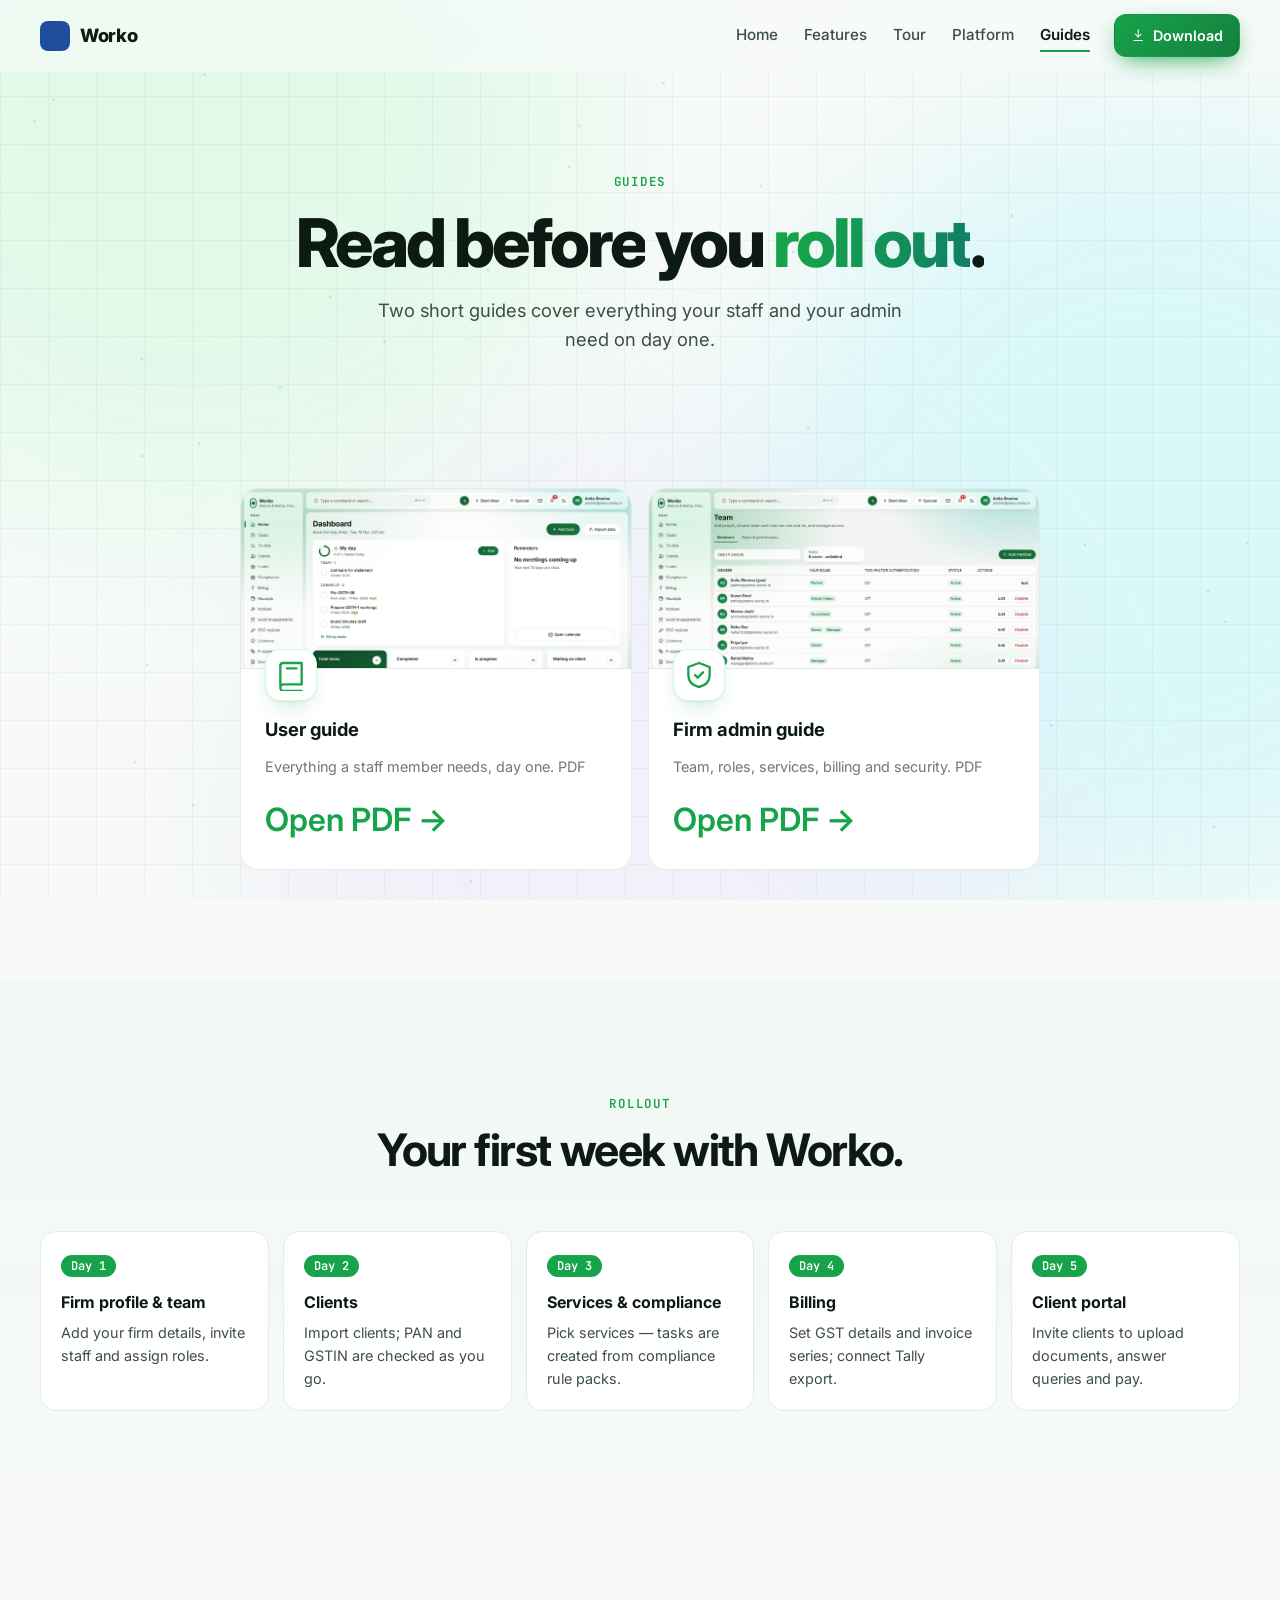
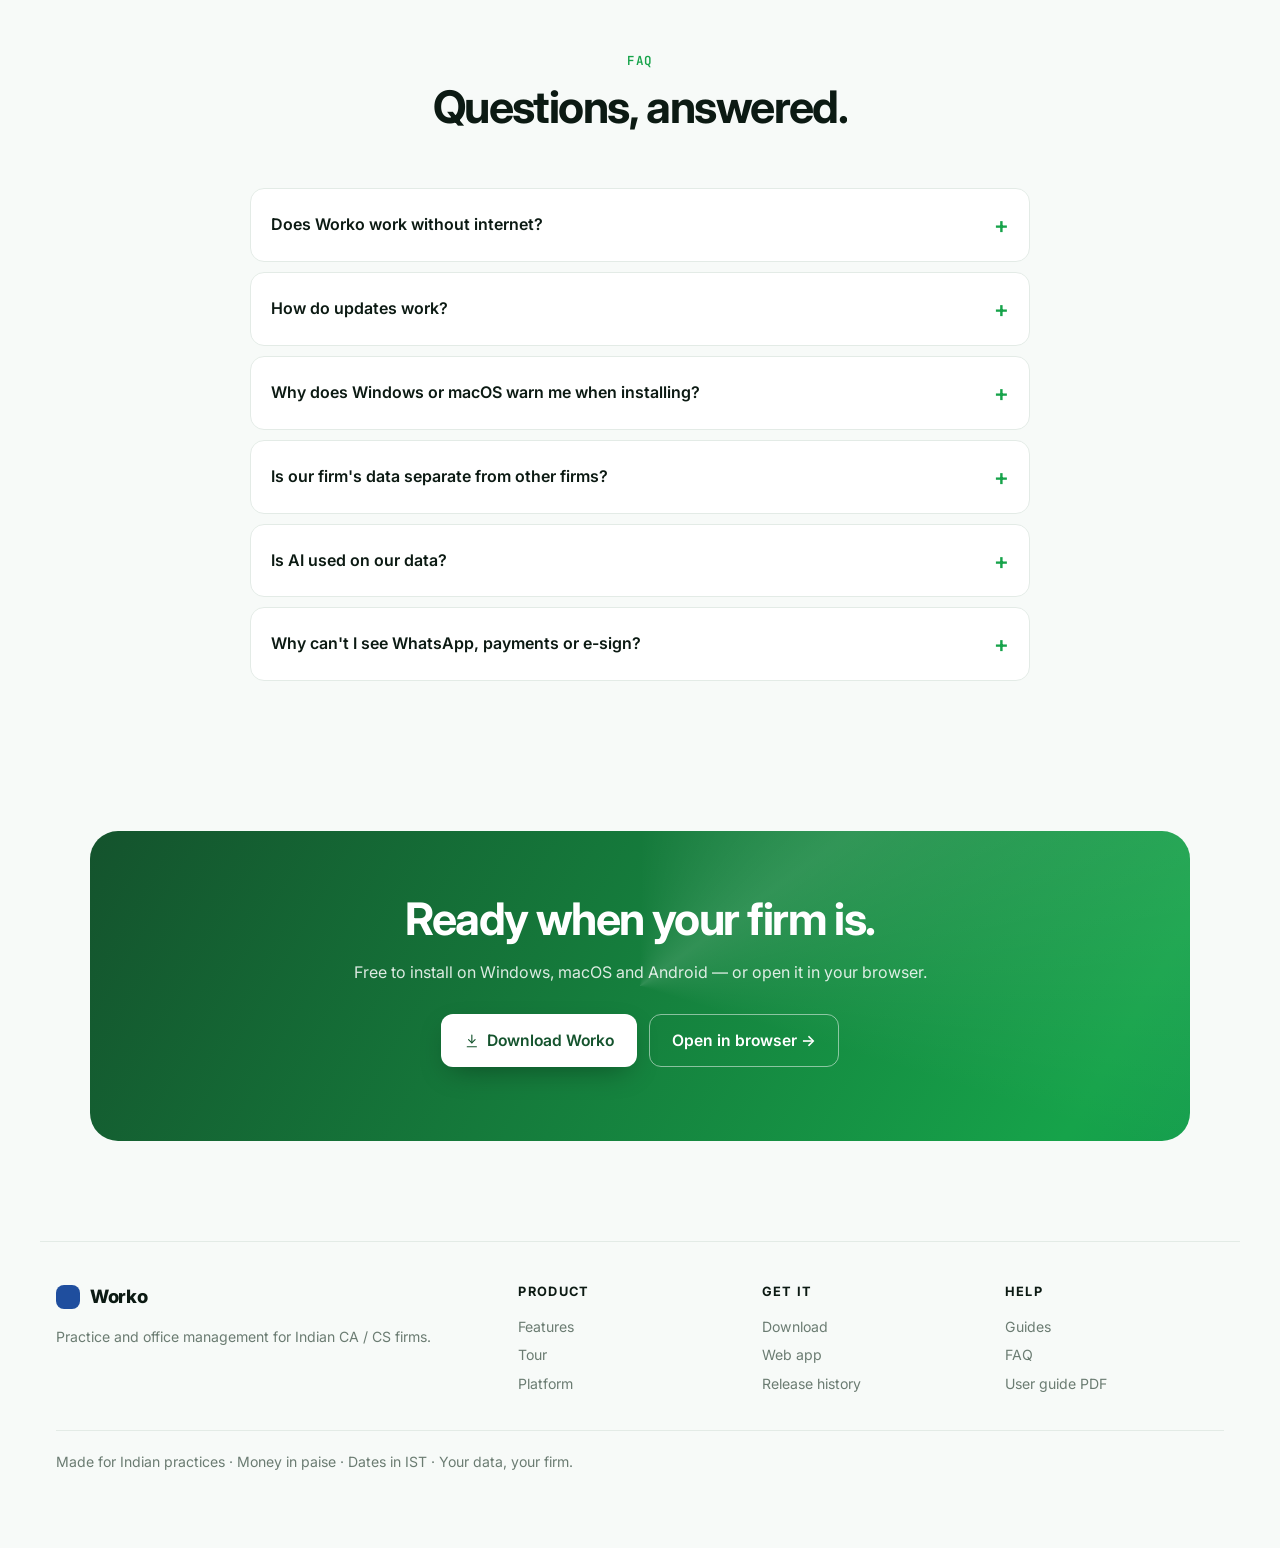
<file: guides.html>
<!doctype html>
<html lang="en">
<head>
<meta charset="utf-8">
<meta name="viewport" content="width=device-width, initial-scale=1">
<title>Guides & FAQ — Worko</title>
<meta name="description" content="User guide and firm admin guide for Worko, plus answers to common questions about installing, offline use, security and pricing.">
<link rel="icon" href="assets/img/icon.png">
<meta property="og:title" content="Guides & FAQ — Worko">
<meta property="og:description" content="User guide and firm admin guide for Worko, plus answers to common questions about installing, offline use, security and pricing.">
<meta property="og:image" content="assets/img/screens/02-dashboard.jpg">
<meta name="view-transition" content="same-origin">
<link rel="preconnect" href="https://fonts.googleapis.com">
<link rel="preconnect" href="https://fonts.gstatic.com" crossorigin>
<link href="https://fonts.googleapis.com/css2?family=Inter:wght@400;500;600;700;800&family=JetBrains+Mono:wght@400;600&display=swap" rel="stylesheet">
<link rel="stylesheet" href="assets/css/style.css">
</head>
<body data-page="guides">
<div class="scroll-progress" aria-hidden="true"></div>
<div class="aurora" aria-hidden="true"><b></b><b></b><b></b></div>
<canvas id="grid-bg" aria-hidden="true"></canvas>
<div class="cursor-glow" aria-hidden="true"></div>

<header class="nav">
  <a class="brand" href="index.html"><img src="assets/img/icon.png" alt="" width="30" height="30"><span>Worko</span></a>
  <nav class="nav-links" id="navLinks">
    <a href="index.html">Home</a>
    <a href="features.html">Features</a>
    <a href="tour.html">Tour</a>
    <a href="platform.html">Platform</a>
    <a href="guides.html" class="active" aria-current="page">Guides</a>
  </nav>
  <a class="btn btn-primary btn-sm magnetic" href="download.html"><i data-i="download"></i>Download</a>
  <button class="nav-toggle" aria-label="Menu" aria-expanded="false" aria-controls="navLinks"><span></span><span></span></button>
</header>

<main id="top" class="page-main">
<section class="page-hero">
  <span class="eyebrow reveal">Guides</span>
  <h1 class="split-text">Read before you <span class="grad">roll out</span>.</h1>
  <p class="lead reveal">Two short guides cover everything your staff and your admin need on day one.</p>
</section>

<section class="section">
  <div class="doc-cards">
    <a class="doc reveal" href="assets/Worko-User-Guide.pdf" target="_blank">
      <div class="doc-cover"><img src="assets/img/screens/02-dashboard.jpg" alt="" loading="lazy"></div>
      <span class="ic-tile" data-i="book"></span><h4>User guide</h4><p>Everything a staff member needs, day one. PDF</p><span class="more">Open PDF →</span>
    </a>
    <a class="doc reveal" href="assets/Worko-Firm-Admin-Guide.pdf" target="_blank">
      <div class="doc-cover"><img src="assets/img/admin/02-team.jpg" alt="" loading="lazy"></div>
      <span class="ic-tile" data-i="shield"></span><h4>Firm admin guide</h4><p>Team, roles, services, billing and security. PDF</p><span class="more">Open PDF →</span>
    </a>
  </div>
</section>

<section class="section tint">
  <div class="section-head reveal">
    <span class="eyebrow">Rollout</span>
    <h2 class="split-text">Your first week with Worko.</h2>
  </div>
  <ol class="roadmap">
    <li class="reveal"><b>Day 1</b><h4>Firm profile &amp; team</h4><p>Add your firm details, invite staff and assign roles.</p></li>
    <li class="reveal"><b>Day 2</b><h4>Clients</h4><p>Import clients; PAN and GSTIN are checked as you go.</p></li>
    <li class="reveal"><b>Day 3</b><h4>Services &amp; compliance</h4><p>Pick services — tasks are created from compliance rule packs.</p></li>
    <li class="reveal"><b>Day 4</b><h4>Billing</h4><p>Set GST details and invoice series; connect Tally export.</p></li>
    <li class="reveal"><b>Day 5</b><h4>Client portal</h4><p>Invite clients to upload documents, answer queries and pay.</p></li>
  </ol>
</section>

<section id="faq" class="section">
  <div class="section-head reveal">
    <span class="eyebrow">FAQ</span>
    <h2 class="split-text">Questions, answered.</h2>
  </div>
  <div class="faq">
    <details class="reveal"><summary>Does Worko work without internet?</summary><p>Yes. The desktop and Android apps keep a local store and an outbox. You can keep working; changes sync the moment you are back online.</p></details>
    <details class="reveal"><summary>How do updates work?</summary><p>Every app checks for a new version when it starts. Windows updates with one click, macOS opens the new installer, Android asks once to install, and the web app offers a reload. Check any time in <b>Appearance → About &amp; updates</b>.</p></details>
    <details class="reveal"><summary>Why does Windows or macOS warn me when installing?</summary><p>The builds are not code-signed yet. On Windows choose <b>More info → Run anyway</b>; on macOS <b>right-click → Open</b> the first time.</p></details>
    <details class="reveal"><summary>Is our firm's data separate from other firms?</summary><p>Yes. Postgres row-level security isolates each firm, secrets are encrypted per tenant, and every change is written to a hash-chained audit log.</p></details>
    <details class="reveal"><summary>Is AI used on our data?</summary><p>AI is off by default. When switched on it redacts personal data, and every suggestion needs a human to accept it.</p></details>
    <details class="reveal"><summary>Why can't I see WhatsApp, payments or e-sign?</summary><p>Modules that need an outside account hide themselves until that account is connected by your administrator.</p></details>
  </div>
</section>
</main>

<section class="cta-band">
  <div class="cta-inner reveal">
    <h2>Ready when your firm is.</h2>
    <p>Free to install on Windows, macOS and Android — or open it in your browser.</p>
    <div class="hero-cta center">
      <a class="btn btn-primary magnetic" href="download.html"><i data-i="download"></i>Download Worko</a>
      <a class="btn btn-ghost magnetic" href="https://worko-office.vercel.app" target="_blank" rel="noopener">Open in browser →</a>
    </div>
  </div>
</section>

<footer class="foot">
  <div class="foot-grid">
    <div>
      <a class="brand" href="index.html"><img src="assets/img/icon.png" alt="" width="24" height="24"><span>Worko</span></a>
      <p>Practice and office management for Indian CA / CS firms.</p>
    </div>
    <div><h5>Product</h5><a href="features.html">Features</a><a href="tour.html">Tour</a><a href="platform.html">Platform</a></div>
    <div><h5>Get it</h5><a href="download.html">Download</a><a href="https://worko-office.vercel.app" target="_blank" rel="noopener">Web app</a><a href="download.html#releases">Release history</a></div>
    <div><h5>Help</h5><a href="guides.html">Guides</a><a href="guides.html#faq">FAQ</a><a href="assets/Worko-User-Guide.pdf" target="_blank">User guide PDF</a></div>
  </div>
  <p class="foot-note">Made for Indian practices · Money in paise · Dates in IST · Your data, your firm.</p>
</footer>

<div class="lightbox" id="lightbox" hidden><button aria-label="Close">×</button><img alt=""></div>
<script src="assets/js/main.js" defer></script>
</body>
</html>
</file>
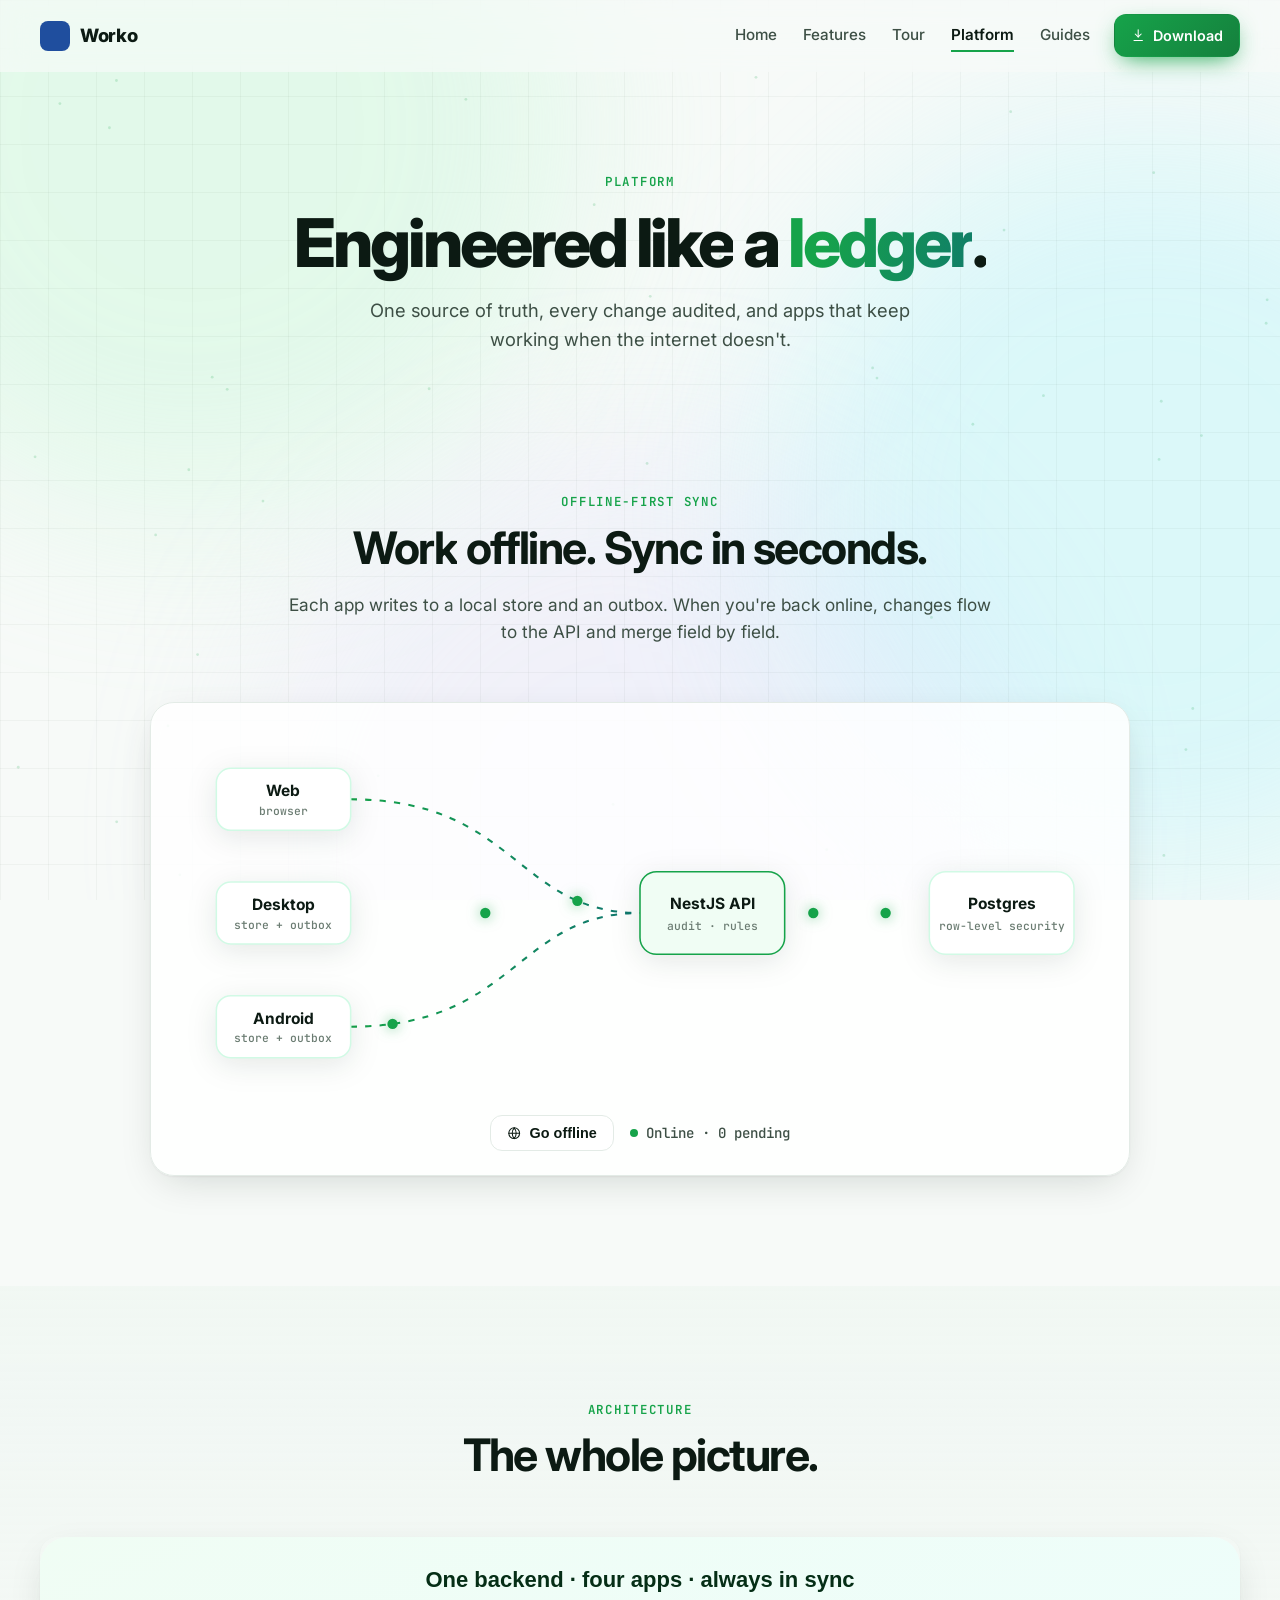
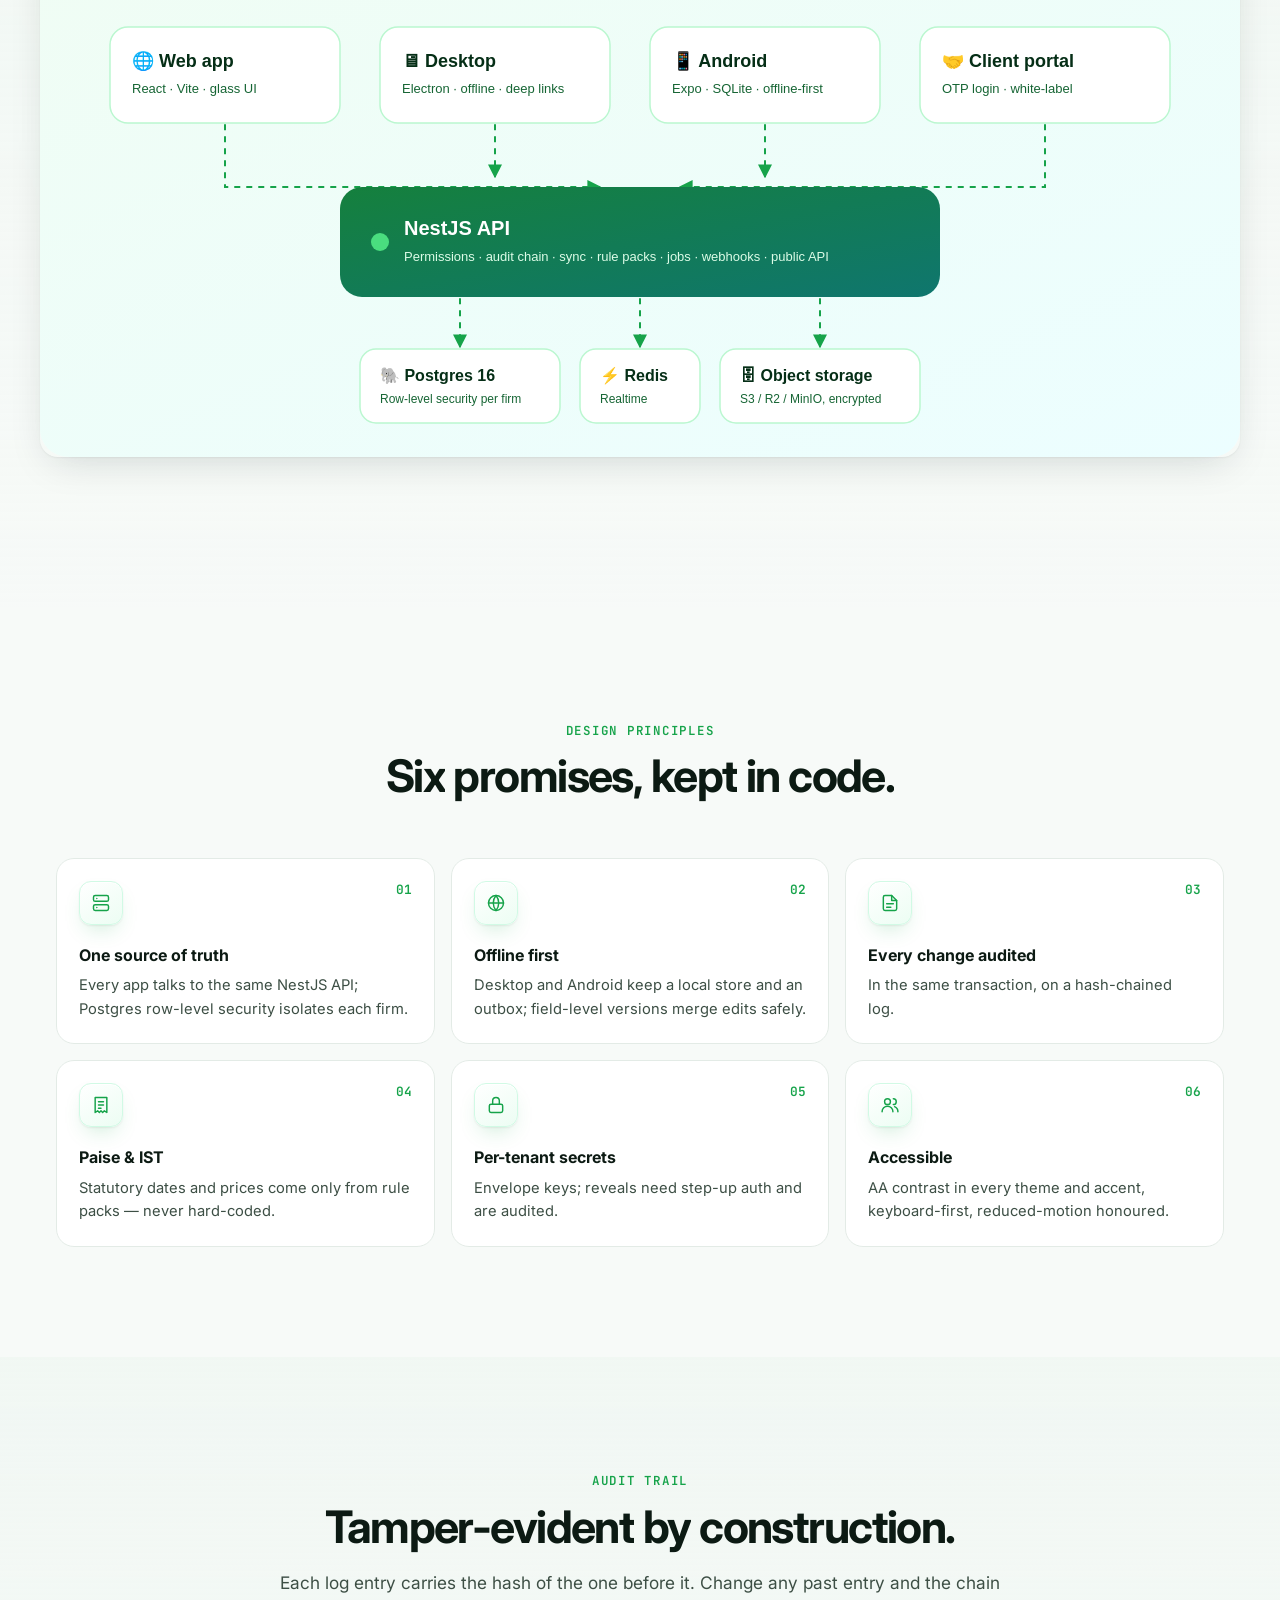
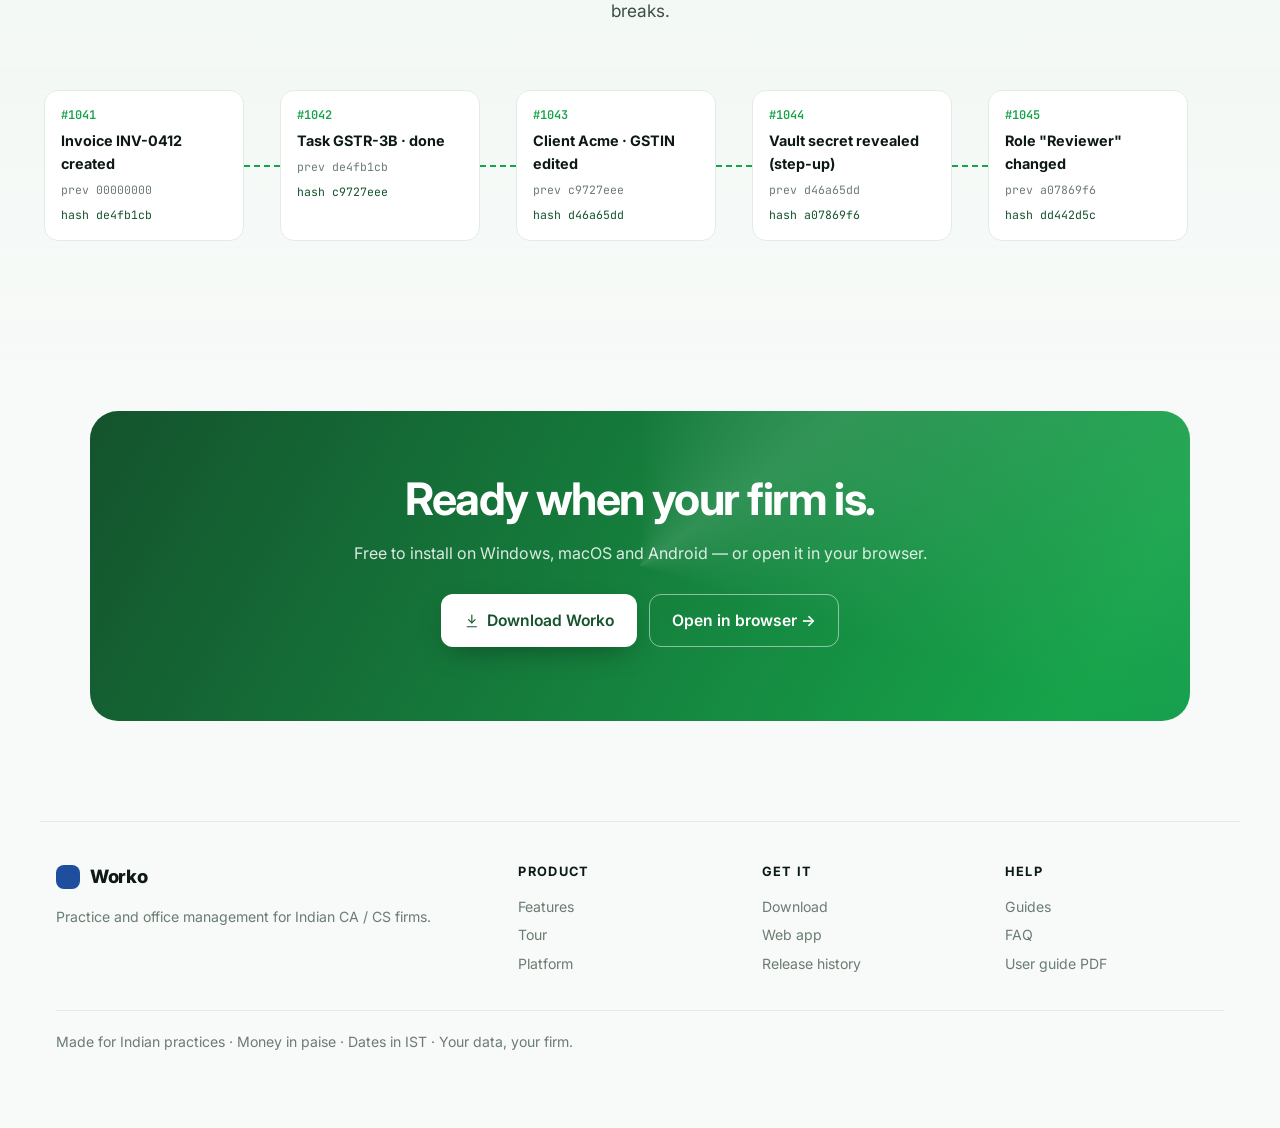
<file: platform.html>
<!doctype html>
<html lang="en">
<head>
<meta charset="utf-8">
<meta name="viewport" content="width=device-width, initial-scale=1">
<title>Platform & security — Worko</title>
<meta name="description" content="How Worko is built: one NestJS API, Postgres row-level security, offline-first sync, hash-chained audit and per-tenant encryption.">
<link rel="icon" href="assets/img/icon.png">
<meta property="og:title" content="Platform & security — Worko">
<meta property="og:description" content="How Worko is built: one NestJS API, Postgres row-level security, offline-first sync, hash-chained audit and per-tenant encryption.">
<meta property="og:image" content="assets/img/screens/02-dashboard.jpg">
<meta name="view-transition" content="same-origin">
<link rel="preconnect" href="https://fonts.googleapis.com">
<link rel="preconnect" href="https://fonts.gstatic.com" crossorigin>
<link href="https://fonts.googleapis.com/css2?family=Inter:wght@400;500;600;700;800&family=JetBrains+Mono:wght@400;600&display=swap" rel="stylesheet">
<link rel="stylesheet" href="assets/css/style.css">
</head>
<body data-page="platform">
<div class="scroll-progress" aria-hidden="true"></div>
<div class="aurora" aria-hidden="true"><b></b><b></b><b></b></div>
<canvas id="grid-bg" aria-hidden="true"></canvas>
<div class="cursor-glow" aria-hidden="true"></div>

<header class="nav">
  <a class="brand" href="index.html"><img src="assets/img/icon.png" alt="" width="30" height="30"><span>Worko</span></a>
  <nav class="nav-links" id="navLinks">
    <a href="index.html">Home</a>
    <a href="features.html">Features</a>
    <a href="tour.html">Tour</a>
    <a href="platform.html" class="active" aria-current="page">Platform</a>
    <a href="guides.html">Guides</a>
  </nav>
  <a class="btn btn-primary btn-sm magnetic" href="download.html"><i data-i="download"></i>Download</a>
  <button class="nav-toggle" aria-label="Menu" aria-expanded="false" aria-controls="navLinks"><span></span><span></span></button>
</header>

<main id="top" class="page-main">
<section class="page-hero">
  <span class="eyebrow reveal">Platform</span>
  <h1 class="split-text">Engineered like a <span class="grad">ledger</span>.</h1>
  <p class="lead reveal">One source of truth, every change audited, and apps that keep working when the internet doesn't.</p>
</section>

<section id="sync" class="section">
  <div class="section-head reveal">
    <span class="eyebrow">Offline-first sync</span>
    <h2 class="split-text">Work offline. Sync in seconds.</h2>
    <p>Each app writes to a local store and an outbox. When you're back online, changes flow to the API and merge field by field.</p>
  </div>
  <div class="sync-demo reveal" id="syncDemo">
    <svg viewBox="0 0 900 360" class="sync-svg" role="img" aria-label="Devices syncing through the API to Postgres">
      <defs>
        <linearGradient id="lnk" x1="0" x2="1"><stop offset="0" stop-color="#16a34a"/><stop offset="1" stop-color="#0f766e"/></linearGradient>
      </defs>
      <g class="links" fill="none" stroke="url(#lnk)" stroke-width="2">
        <path id="l1" d="M170 70 C 330 70, 330 180, 450 180"/>
        <path id="l2" d="M170 180 L 450 180"/>
        <path id="l3" d="M170 290 C 330 290, 330 180, 450 180"/>
        <path id="l4" d="M590 180 L 730 180"/>
      </g>
      <g class="packets">
        <circle r="5"><animateMotion dur="2.4s" repeatCount="indefinite"><mpath href="#l1"/></animateMotion></circle>
        <circle r="5"><animateMotion dur="2.4s" begin=".8s" repeatCount="indefinite"><mpath href="#l2"/></animateMotion></circle>
        <circle r="5"><animateMotion dur="2.4s" begin="1.6s" repeatCount="indefinite"><mpath href="#l3"/></animateMotion></circle>
        <circle r="5"><animateMotion dur="1.6s" repeatCount="indefinite"><mpath href="#l4"/></animateMotion></circle>
        <circle r="5"><animateMotion dur="1.6s" begin=".8s" repeatCount="indefinite"><mpath href="#l4"/></animateMotion></circle>
      </g>
      <g class="nodes">
        <g transform="translate(40 40)"><rect width="130" height="60" rx="14"/><text x="65" y="27">Web</text><text class="sub" x="65" y="45">browser</text></g>
        <g transform="translate(40 150)"><rect width="130" height="60" rx="14"/><text x="65" y="27">Desktop</text><text class="sub" x="65" y="45">store + outbox</text></g>
        <g transform="translate(40 260)"><rect width="130" height="60" rx="14"/><text x="65" y="27">Android</text><text class="sub" x="65" y="45">store + outbox</text></g>
        <g transform="translate(450 140)" class="core"><rect width="140" height="80" rx="16"/><text x="70" y="36">NestJS API</text><text class="sub" x="70" y="56">audit · rules</text></g>
        <g transform="translate(730 140)"><rect width="140" height="80" rx="16"/><text x="70" y="36">Postgres</text><text class="sub" x="70" y="56">row-level security</text></g>
      </g>
    </svg>
    <div class="sync-controls">
      <button class="btn btn-ghost btn-sm" id="offlineToggle"><i data-i="globe"></i><span>Go offline</span></button>
      <span class="sync-status" id="syncStatus"><span class="c-dot"></span>Online · 0 pending</span>
    </div>
  </div>
</section>

<section class="section tint">
  <div class="section-head reveal">
    <span class="eyebrow">Architecture</span>
    <h2 class="split-text">The whole picture.</h2>
  </div>
  <figure class="arch reveal"><img src="assets/img/architecture.svg" alt="Architecture diagram" loading="lazy"></figure>
</section>

<section class="section">
  <div class="section-head reveal">
    <span class="eyebrow">Design principles</span>
    <h2 class="split-text">Six promises, kept in code.</h2>
  </div>
  <div class="principles">
    <div class="pr reveal"><span class="ic-tile" data-i="server"></span><b>01</b><h4>One source of truth</h4><p>Every app talks to the same NestJS API; Postgres row-level security isolates each firm.</p></div>
    <div class="pr reveal"><span class="ic-tile" data-i="globe"></span><b>02</b><h4>Offline first</h4><p>Desktop and Android keep a local store and an outbox; field-level versions merge edits safely.</p></div>
    <div class="pr reveal"><span class="ic-tile" data-i="note"></span><b>03</b><h4>Every change audited</h4><p>In the same transaction, on a hash-chained log.</p></div>
    <div class="pr reveal"><span class="ic-tile" data-i="receipt"></span><b>04</b><h4>Paise &amp; IST</h4><p>Statutory dates and prices come only from rule packs — never hard-coded.</p></div>
    <div class="pr reveal"><span class="ic-tile" data-i="lock"></span><b>05</b><h4>Per-tenant secrets</h4><p>Envelope keys; reveals need step-up auth and are audited.</p></div>
    <div class="pr reveal"><span class="ic-tile" data-i="users"></span><b>06</b><h4>Accessible</h4><p>AA contrast in every theme and accent, keyboard-first, reduced-motion honoured.</p></div>
  </div>
</section>

<section class="section tint">
  <div class="section-head reveal">
    <span class="eyebrow">Audit trail</span>
    <h2 class="split-text">Tamper-evident by construction.</h2>
    <p>Each log entry carries the hash of the one before it. Change any past entry and the chain breaks.</p>
  </div>
  <div class="chain reveal" id="chain"></div>
</section>
</main>

<section class="cta-band">
  <div class="cta-inner reveal">
    <h2>Ready when your firm is.</h2>
    <p>Free to install on Windows, macOS and Android — or open it in your browser.</p>
    <div class="hero-cta center">
      <a class="btn btn-primary magnetic" href="download.html"><i data-i="download"></i>Download Worko</a>
      <a class="btn btn-ghost magnetic" href="https://worko-office.vercel.app" target="_blank" rel="noopener">Open in browser →</a>
    </div>
  </div>
</section>

<footer class="foot">
  <div class="foot-grid">
    <div>
      <a class="brand" href="index.html"><img src="assets/img/icon.png" alt="" width="24" height="24"><span>Worko</span></a>
      <p>Practice and office management for Indian CA / CS firms.</p>
    </div>
    <div><h5>Product</h5><a href="features.html">Features</a><a href="tour.html">Tour</a><a href="platform.html">Platform</a></div>
    <div><h5>Get it</h5><a href="download.html">Download</a><a href="https://worko-office.vercel.app" target="_blank" rel="noopener">Web app</a><a href="download.html#releases">Release history</a></div>
    <div><h5>Help</h5><a href="guides.html">Guides</a><a href="guides.html#faq">FAQ</a><a href="assets/Worko-User-Guide.pdf" target="_blank">User guide PDF</a></div>
  </div>
  <p class="foot-note">Made for Indian practices · Money in paise · Dates in IST · Your data, your firm.</p>
</footer>

<div class="lightbox" id="lightbox" hidden><button aria-label="Close">×</button><img alt=""></div>
<script src="assets/js/main.js" defer></script>
</body>
</html>
</file>
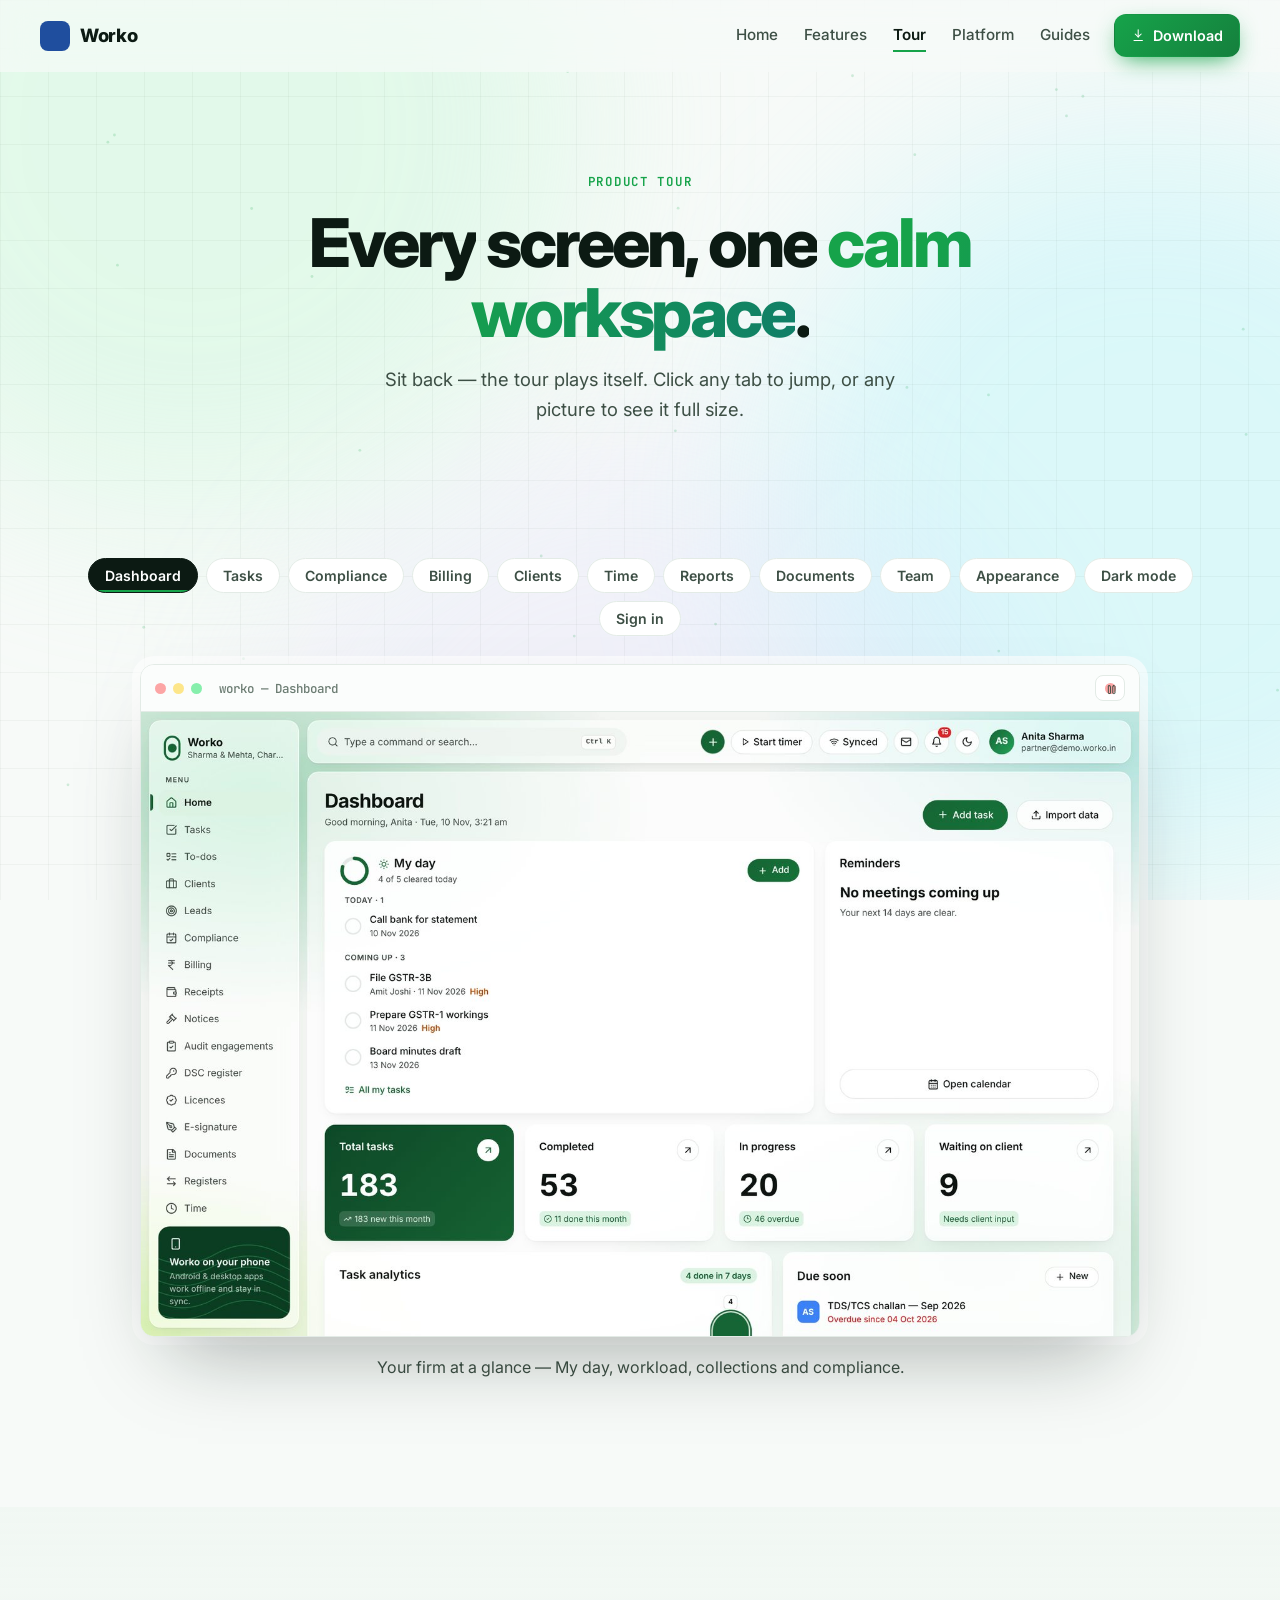
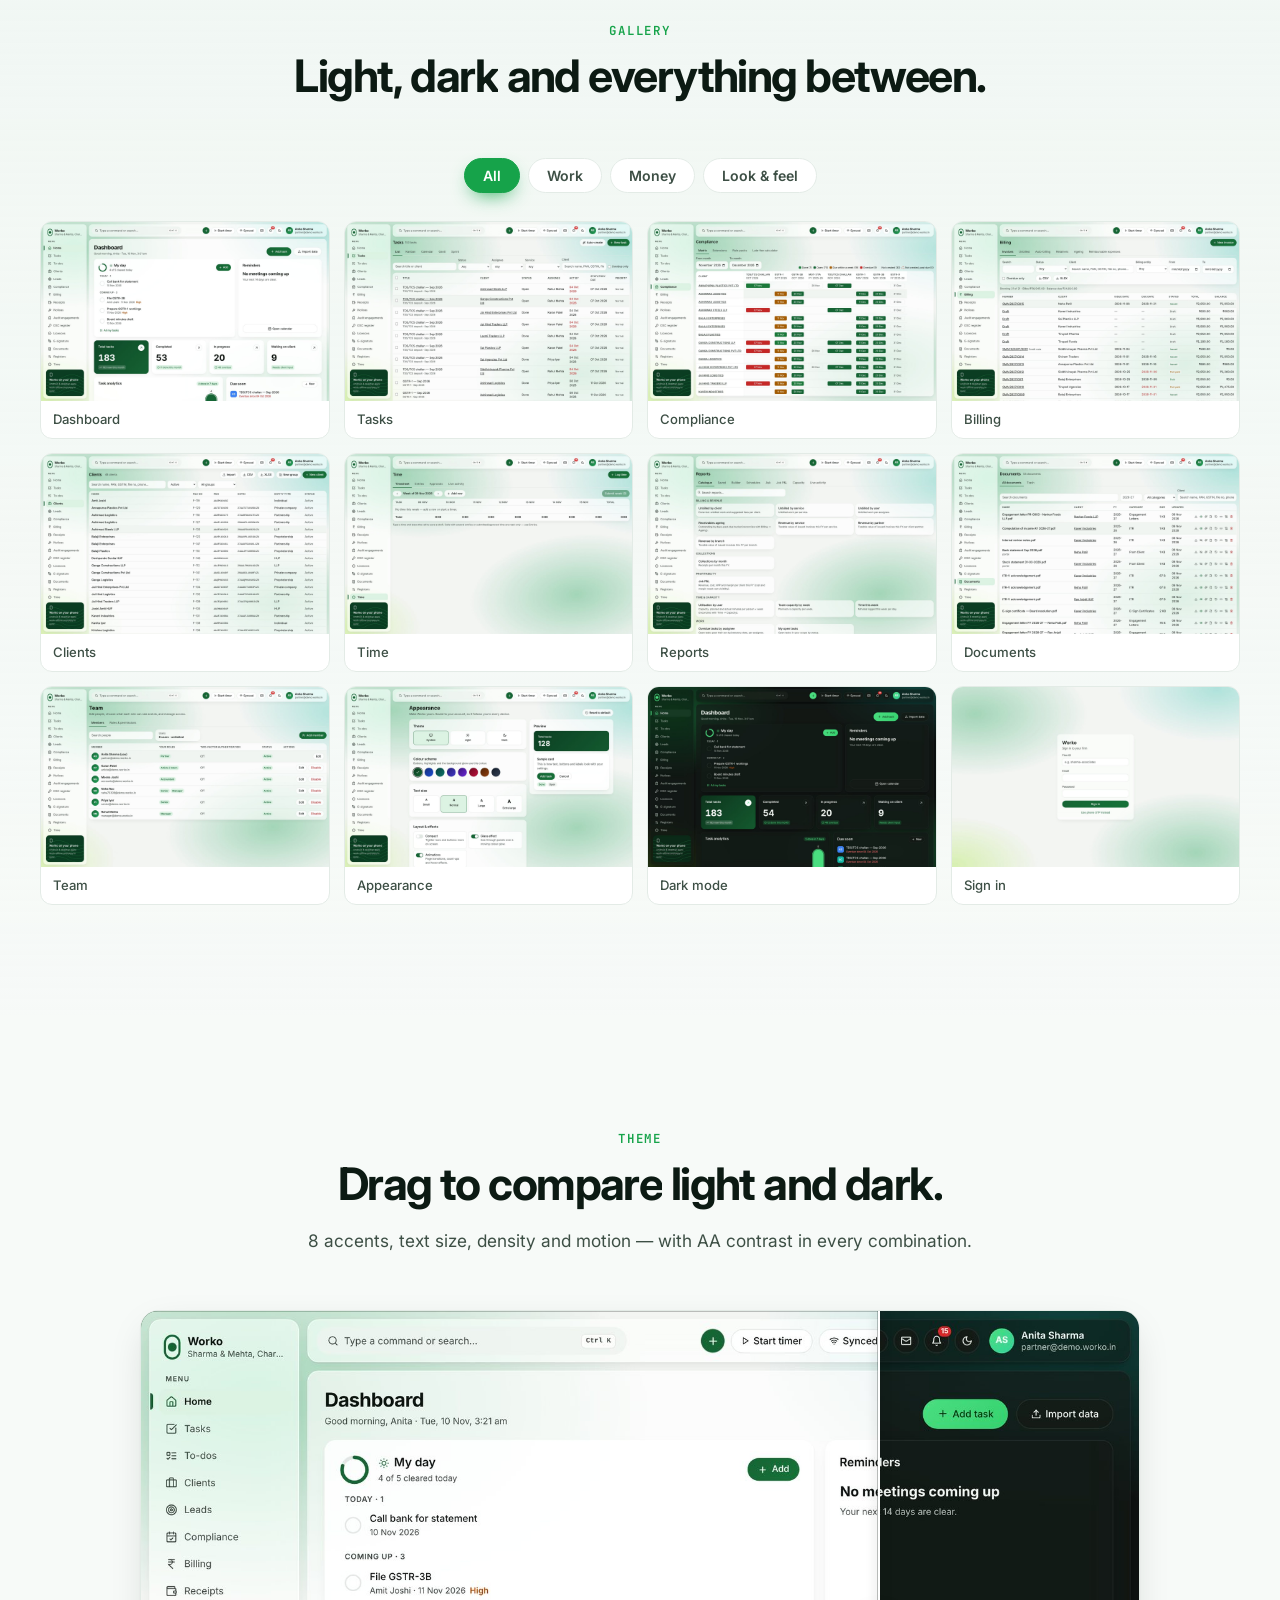
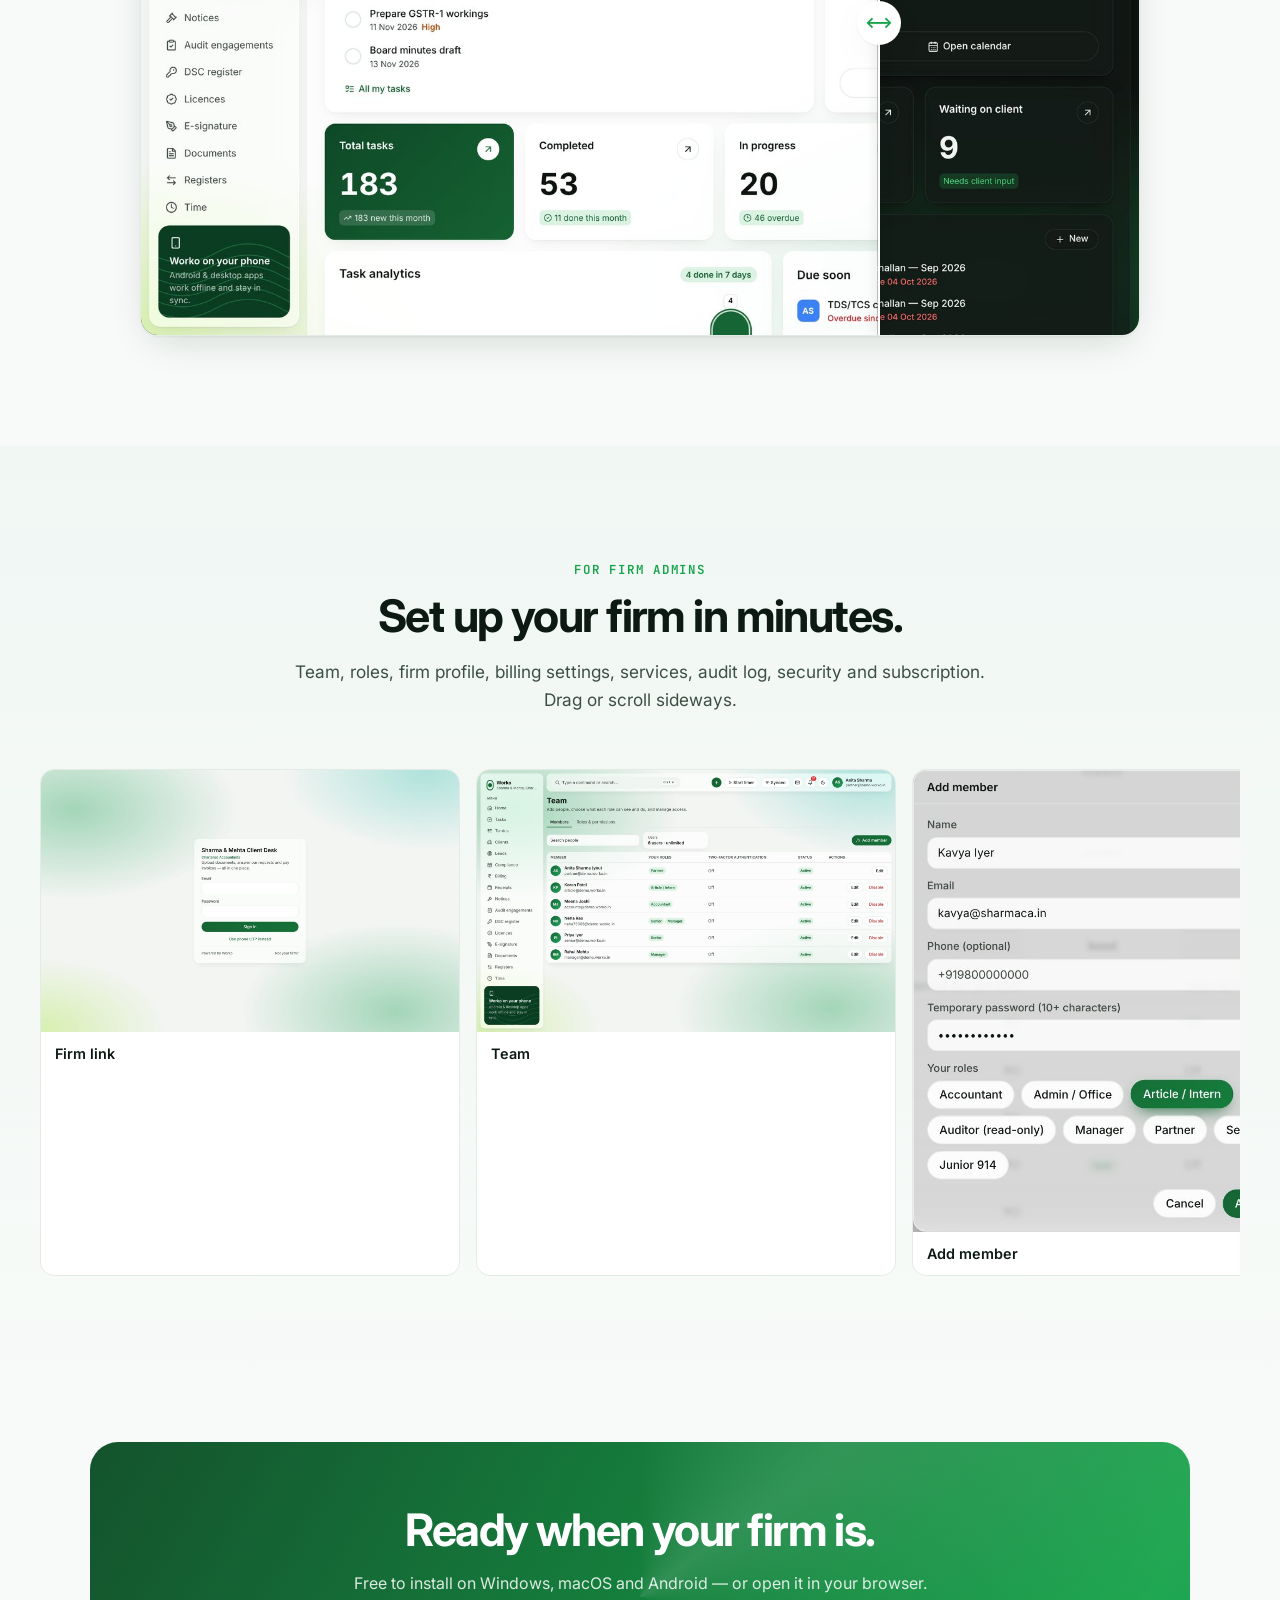
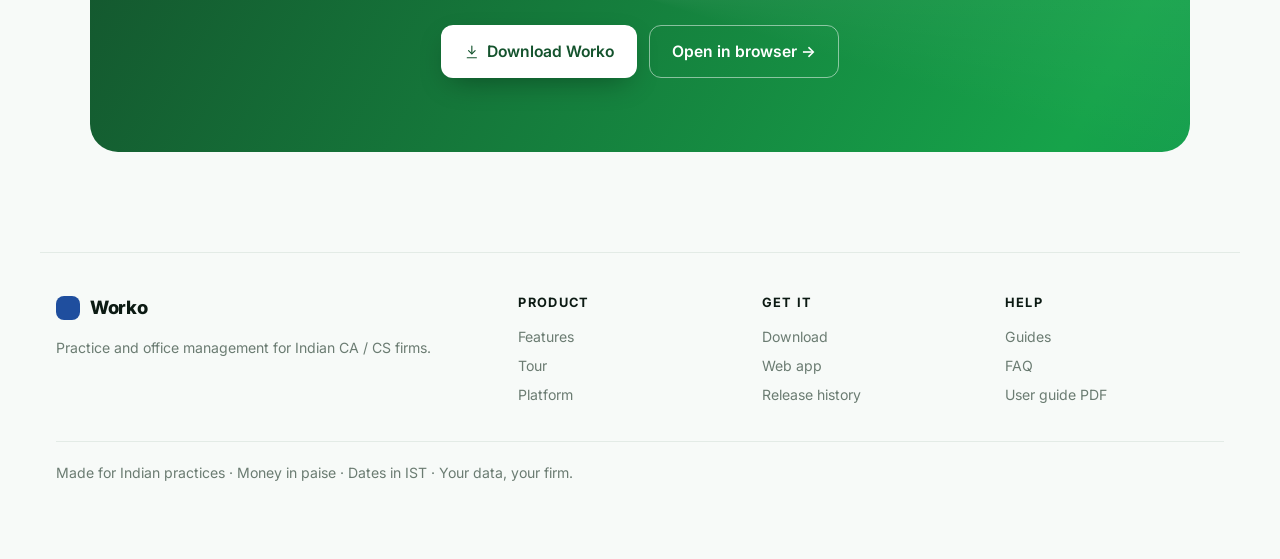
<file: tour.html>
<!doctype html>
<html lang="en">
<head>
<meta charset="utf-8">
<meta name="viewport" content="width=device-width, initial-scale=1">
<title>Product tour — Worko</title>
<meta name="description" content="A guided look at every Worko screen: dashboard, tasks, compliance, billing, clients, time, reports, documents, dark mode and firm admin.">
<link rel="icon" href="assets/img/icon.png">
<meta property="og:title" content="Product tour — Worko">
<meta property="og:description" content="A guided look at every Worko screen: dashboard, tasks, compliance, billing, clients, time, reports, documents, dark mode and firm admin.">
<meta property="og:image" content="assets/img/screens/02-dashboard.jpg">
<meta name="view-transition" content="same-origin">
<link rel="preconnect" href="https://fonts.googleapis.com">
<link rel="preconnect" href="https://fonts.gstatic.com" crossorigin>
<link href="https://fonts.googleapis.com/css2?family=Inter:wght@400;500;600;700;800&family=JetBrains+Mono:wght@400;600&display=swap" rel="stylesheet">
<link rel="stylesheet" href="assets/css/style.css">
</head>
<body data-page="tour">
<div class="scroll-progress" aria-hidden="true"></div>
<div class="aurora" aria-hidden="true"><b></b><b></b><b></b></div>
<canvas id="grid-bg" aria-hidden="true"></canvas>
<div class="cursor-glow" aria-hidden="true"></div>

<header class="nav">
  <a class="brand" href="index.html"><img src="assets/img/icon.png" alt="" width="30" height="30"><span>Worko</span></a>
  <nav class="nav-links" id="navLinks">
    <a href="index.html">Home</a>
    <a href="features.html">Features</a>
    <a href="tour.html" class="active" aria-current="page">Tour</a>
    <a href="platform.html">Platform</a>
    <a href="guides.html">Guides</a>
  </nav>
  <a class="btn btn-primary btn-sm magnetic" href="download.html"><i data-i="download"></i>Download</a>
  <button class="nav-toggle" aria-label="Menu" aria-expanded="false" aria-controls="navLinks"><span></span><span></span></button>
</header>

<main id="top" class="page-main">
<section class="page-hero">
  <span class="eyebrow reveal">Product tour</span>
  <h1 class="split-text">Every screen, one <span class="grad">calm workspace</span>.</h1>
  <p class="lead reveal">Sit back — the tour plays itself. Click any tab to jump, or any picture to see it full size.</p>
</section>

<section class="section tour-sec">
  <div class="tabs reveal" role="tablist" id="tourTabs"></div>
  <div class="tour-stage reveal">
    <div class="window big">
      <div class="window-bar"><i></i><i></i><i></i><span id="tourTitle">worko</span>
        <button class="tour-play" id="tourPlay" aria-label="Pause tour"><i data-i="pause"></i></button></div>
      <div class="tour-img-wrap"><img id="tourImg" src="assets/img/screens/02-dashboard.jpg" alt="" width="1600" height="1000"></div>
    </div>
    <p class="tour-caption" id="tourCaption"></p>
  </div>
</section>

<section class="section tint">
  <div class="section-head reveal">
    <span class="eyebrow">Gallery</span>
    <h2 class="split-text">Light, dark and everything between.</h2>
  </div>
  <div class="filters reveal" id="galleryFilters">
    <button class="active" data-f="all">All</button><button data-f="work">Work</button><button data-f="money">Money</button><button data-f="look">Look &amp; feel</button>
  </div>
  <div class="gallery" id="gallery"></div>
</section>

<section class="section">
  <div class="section-head reveal">
    <span class="eyebrow">Theme</span>
    <h2 class="split-text">Drag to compare light and dark.</h2>
    <p>8 accents, text size, density and motion — with AA contrast in every combination.</p>
  </div>
  <div class="compare reveal" id="compare">
    <img src="assets/img/screens/15-dashboard-dark.jpg" alt="Dark mode" loading="lazy">
    <div class="compare-top"><img src="assets/img/screens/02-dashboard.jpg" alt="Light mode" loading="lazy"></div>
    <div class="compare-handle"><span></span></div>
    <input type="range" min="0" max="100" value="50" aria-label="Compare light and dark">
  </div>
</section>

<section class="section tint">
  <div class="section-head reveal">
    <span class="eyebrow">For firm admins</span>
    <h2 class="split-text">Set up your firm in minutes.</h2>
    <p>Team, roles, firm profile, billing settings, services, audit log, security and subscription. Drag or scroll sideways.</p>
  </div>
  <div class="admin-strip" id="adminStrip"></div>
</section>
</main>

<section class="cta-band">
  <div class="cta-inner reveal">
    <h2>Ready when your firm is.</h2>
    <p>Free to install on Windows, macOS and Android — or open it in your browser.</p>
    <div class="hero-cta center">
      <a class="btn btn-primary magnetic" href="download.html"><i data-i="download"></i>Download Worko</a>
      <a class="btn btn-ghost magnetic" href="https://worko-office.vercel.app" target="_blank" rel="noopener">Open in browser →</a>
    </div>
  </div>
</section>

<footer class="foot">
  <div class="foot-grid">
    <div>
      <a class="brand" href="index.html"><img src="assets/img/icon.png" alt="" width="24" height="24"><span>Worko</span></a>
      <p>Practice and office management for Indian CA / CS firms.</p>
    </div>
    <div><h5>Product</h5><a href="features.html">Features</a><a href="tour.html">Tour</a><a href="platform.html">Platform</a></div>
    <div><h5>Get it</h5><a href="download.html">Download</a><a href="https://worko-office.vercel.app" target="_blank" rel="noopener">Web app</a><a href="download.html#releases">Release history</a></div>
    <div><h5>Help</h5><a href="guides.html">Guides</a><a href="guides.html#faq">FAQ</a><a href="assets/Worko-User-Guide.pdf" target="_blank">User guide PDF</a></div>
  </div>
  <p class="foot-note">Made for Indian practices · Money in paise · Dates in IST · Your data, your firm.</p>
</footer>

<div class="lightbox" id="lightbox" hidden><button aria-label="Close">×</button><img alt=""></div>
<script src="assets/js/main.js" defer></script>
</body>
</html>
</file>
<file: assets/css/style.css>
:root{
  --bg:#f7faf8; --surface:#ffffff; --ink:#0c1a13; --ink-2:#3d4f45; --muted:#6b7c72;
  --line:#e3ebe6; --accent:#16a34a; --accent-2:#0f766e; --accent-soft:#dcfce7;
  --glow:rgba(22,163,74,.18); --radius:18px;
  --shadow:0 1px 2px rgba(12,26,19,.05),0 12px 40px -12px rgba(12,26,19,.18);
  --font:"Inter",system-ui,-apple-system,"Segoe UI",sans-serif; --mono:"JetBrains Mono",ui-monospace,monospace;
}
*{box-sizing:border-box}
html{scroll-behavior:smooth;scroll-padding-top:80px}
body{margin:0;background:var(--bg);color:var(--ink);font:16px/1.6 var(--font);-webkit-font-smoothing:antialiased;overflow-x:hidden}
img{max-width:100%;height:auto;display:block}
a{color:var(--accent-2)}
code,kbd{font-family:var(--mono);font-size:.85em}
code{background:var(--accent-soft);color:#14532d;padding:.1em .4em;border-radius:6px}
kbd{border:1px solid var(--line);border-bottom-width:2px;background:#fff;padding:.1em .45em;border-radius:6px;color:var(--ink-2)}
#grid-bg{position:fixed;inset:0;width:100%;height:100%;z-index:-1;pointer-events:none}
.scroll-progress{position:fixed;top:0;left:0;height:3px;width:100%;transform-origin:0 50%;transform:scaleX(0);background:linear-gradient(90deg,var(--accent),var(--accent-2));z-index:100}

/* nav */
.nav{position:sticky;top:0;z-index:50;display:flex;align-items:center;gap:24px;padding:14px max(16px,calc((100% - 1200px)/2));background:rgba(247,250,248,.72);backdrop-filter:blur(14px) saturate(1.4);border-bottom:1px solid transparent;transition:border-color .3s}
.nav.scrolled{border-color:var(--line)}
.brand{display:flex;align-items:center;gap:10px;font-weight:800;font-size:1.15rem;color:var(--ink);text-decoration:none;letter-spacing:-.02em}
.brand img{border-radius:8px}
.nav-links{display:flex;gap:26px;margin-left:auto}
.nav-links a{color:var(--ink-2);text-decoration:none;font-weight:500;font-size:.95rem;position:relative}
.nav-links a::after{content:"";position:absolute;left:0;bottom:-4px;height:2px;width:100%;background:var(--accent);transform:scaleX(0);transition:transform .25s}
.nav-links a:hover::after,.nav-links a.active::after{transform:scaleX(1)}
.nav-toggle{display:none;background:none;border:0;width:36px;height:36px;cursor:pointer;flex-direction:column;justify-content:center;gap:6px}
.nav-toggle span{display:block;height:2px;background:var(--ink);border-radius:2px}

/* buttons */
.btn{display:inline-flex;align-items:center;gap:8px;padding:13px 22px;border-radius:12px;font-weight:600;text-decoration:none;border:1px solid transparent;transition:transform .2s,box-shadow .2s,background .2s;cursor:pointer;font-size:.98rem;position:relative;overflow:hidden}
.btn-sm{padding:9px 16px;font-size:.9rem}
.btn-primary{background:linear-gradient(135deg,var(--accent),#15803d);color:#fff;box-shadow:0 8px 24px -8px var(--accent)}
.btn-primary::before{content:"";position:absolute;inset:0;background:linear-gradient(110deg,transparent 30%,rgba(255,255,255,.35) 50%,transparent 70%);transform:translateX(-100%);transition:transform .6s}
.btn-primary:hover::before{transform:translateX(100%)}
.btn:hover{transform:translateY(-2px)}
.btn-ghost{background:var(--surface);color:var(--ink);border-color:var(--line)}
.btn-ghost:hover{border-color:var(--accent)}
.btn.disabled{opacity:.45;pointer-events:none}

/* hero */
.hero{display:grid;grid-template-columns:1fr 1.1fr;gap:56px;align-items:center;max-width:1200px;margin:0 auto;padding:72px 16px 64px;min-height:calc(100vh - 70px)}
.pill{display:inline-flex;align-items:center;gap:8px;padding:6px 14px;border-radius:99px;background:var(--surface);border:1px solid var(--line);font-size:.85rem;color:var(--ink-2);box-shadow:var(--shadow)}
.dot{width:8px;height:8px;border-radius:50%;background:var(--accent);box-shadow:0 0 0 0 var(--accent);animation:pulse 2s infinite}
@keyframes pulse{70%{box-shadow:0 0 0 8px transparent}100%{box-shadow:0 0 0 0 transparent}}
h1{font-size:clamp(2.4rem,5.4vw,4.2rem);line-height:1.04;letter-spacing:-.045em;margin:22px 0 18px;font-weight:800}
h2{font-size:clamp(1.8rem,3.6vw,2.8rem);letter-spacing:-.035em;line-height:1.1;margin:10px 0 14px}
h3{font-size:1.6rem;letter-spacing:-.02em;margin:8px 0}
.grad{background:linear-gradient(100deg,var(--accent) 10%,var(--accent-2) 60%,#22c55e);-webkit-background-clip:text;background-clip:text;color:transparent;background-size:200% auto;animation:shine 6s linear infinite}
@keyframes shine{to{background-position:200% center}}
.lead{font-size:1.15rem;color:var(--ink-2);max-width:540px}
.hero-cta{display:flex;flex-wrap:wrap;gap:12px;margin:28px 0 10px}
.hero-meta{color:var(--muted);font-size:.88rem}
.stats{display:flex;gap:32px;list-style:none;padding:0;margin:32px 0 0;flex-wrap:wrap}
.stats b{display:block;font-size:1.9rem;letter-spacing:-.03em;font-variant-numeric:tabular-nums}
.stats span{color:var(--muted);font-size:.85rem}
.hero-visual{position:relative;perspective:1200px}
.window{background:var(--surface);border-radius:14px;border:1px solid var(--line);box-shadow:0 40px 80px -30px rgba(12,26,19,.35),0 0 0 8px rgba(255,255,255,.6);overflow:hidden;position:relative;transition:transform .3s ease-out}
.window-bar{display:flex;align-items:center;gap:7px;padding:10px 14px;border-bottom:1px solid var(--line);background:#fbfdfc}
.window-bar i{width:11px;height:11px;border-radius:50%;background:#e5e7eb}
.window-bar i:nth-child(1){background:#fca5a5}.window-bar i:nth-child(2){background:#fde68a}.window-bar i:nth-child(3){background:#86efac}
.window-bar span{margin-left:10px;font:500 .78rem var(--mono);color:var(--muted)}
.scanline{position:absolute;left:0;right:0;height:120px;top:-120px;background:linear-gradient(180deg,transparent,rgba(22,163,74,.12),transparent);animation:scan 5s ease-in-out infinite}
@keyframes scan{to{top:110%}}
.float-card{position:absolute;width:56%;left:-8%;bottom:-6%;border-radius:12px;box-shadow:var(--shadow),0 20px 50px -20px rgba(12,26,19,.4);border:1px solid var(--line);animation:floaty 6s ease-in-out infinite}
.phone{border-radius:28px;border:6px solid #0c1a13;overflow:hidden;background:#0c1a13;box-shadow:0 30px 60px -20px rgba(12,26,19,.5)}
.phone img{border-radius:22px}
.fc-2{position:absolute;width:24%;right:-5%;top:14%;animation:floaty 7s ease-in-out -2s infinite}
.chip-float{position:absolute;top:-4%;left:8%;display:flex;align-items:center;gap:8px;background:var(--surface);border:1px solid var(--line);border-radius:99px;padding:8px 14px;font:600 .8rem var(--mono);color:var(--ink-2);box-shadow:var(--shadow);animation:floaty 5s ease-in-out -1s infinite}
.c-dot{width:8px;height:8px;border-radius:50%;background:var(--accent);animation:pulse 2s infinite}
@keyframes floaty{50%{transform:translateY(-12px)}}

/* marquee */
.marquee{overflow:hidden;border-block:1px solid var(--line);background:var(--surface);padding:16px 0;mask-image:linear-gradient(90deg,transparent,#000 10%,#000 90%,transparent)}
.track{display:flex;gap:44px;width:max-content;animation:marq 40s linear infinite}
.track span{font:600 .95rem var(--mono);color:var(--muted);white-space:nowrap}
.track span::before{content:"◆";color:var(--accent);margin-right:12px;font-size:.7em}
@keyframes marq{to{transform:translateX(-50%)}}

/* sections */
.section{max-width:1200px;margin:0 auto;padding:110px 16px}
.section.tint{max-width:none;background:linear-gradient(180deg,#eef6f1,#f7faf8);padding-inline:max(16px,calc((100% - 1200px)/2))}
.section-head{text-align:center;max-width:720px;margin:0 auto 56px}
.section-head p{color:var(--ink-2);font-size:1.08rem}
.eyebrow{font:600 .78rem var(--mono);text-transform:uppercase;letter-spacing:.14em;color:var(--accent)}
.split{display:grid;grid-template-columns:1fr 1.2fr;gap:56px;align-items:center;margin-bottom:100px}
.split.reverse{grid-template-columns:1.2fr 1fr}
.split.reverse>:first-child{order:2}
.shot{margin:0;border-radius:var(--radius);overflow:hidden;border:1px solid var(--line);box-shadow:var(--shadow);background:#fff;transition:transform .3s ease-out;cursor:zoom-in}
.shot.wide{margin-top:24px}
.muted{color:var(--muted)}

/* quick add demo */
.qa-box{display:flex;align-items:center;gap:12px;background:var(--surface);border:1.5px solid var(--accent);border-radius:14px;padding:14px 16px;box-shadow:0 0 0 6px var(--glow)}
.qa-plus{display:grid;place-items:center;width:30px;height:30px;border-radius:8px;background:var(--accent);color:#fff;font-weight:700;flex:none}
.qa-input{flex:1;font:500 1.02rem var(--mono);outline:none;min-height:1.6em;white-space:pre-wrap;word-break:break-word}
.qa-input .t-client{color:#0f766e;background:#ccfbf1;border-radius:4px}
.qa-input .t-date{color:#1d4ed8;background:#dbeafe;border-radius:4px}
.qa-input .t-pri{color:#b91c1c;background:#fee2e2;border-radius:4px}
.qa-input .t-user{color:#7c3aed;background:#ede9fe;border-radius:4px}
.qa-input.typing::after{content:"";display:inline-block;width:2px;height:1.1em;background:var(--accent);vertical-align:-3px;animation:blink 1s steps(1) infinite}
@keyframes blink{50%{opacity:0}}
.qa-chips{display:flex;flex-wrap:wrap;gap:8px;min-height:40px;margin:16px 0}
.chip{display:inline-flex;align-items:center;gap:6px;padding:6px 12px;border-radius:99px;font-size:.85rem;font-weight:600;animation:pop .35s cubic-bezier(.2,1.6,.4,1)}
.chip.client{background:#ccfbf1;color:#0f766e}.chip.date{background:#dbeafe;color:#1d4ed8}.chip.pri{background:#fee2e2;color:#b91c1c}.chip.user{background:#ede9fe;color:#7c3aed}.chip.title{background:#fff;border:1px solid var(--line);color:var(--ink)}
@keyframes pop{from{transform:scale(.6);opacity:0}}
.qa-try{display:flex;gap:8px;align-items:center;flex-wrap:wrap;font-size:.88rem;color:var(--muted)}
.qa-try button{border:1px solid var(--line);background:#fff;border-radius:99px;padding:5px 12px;cursor:pointer;font:inherit;color:var(--ink-2)}
.qa-try button:hover{border-color:var(--accent);color:var(--accent)}
.legend{width:100%;margin-top:22px;border-collapse:collapse;font-size:.9rem}
.legend td{padding:8px 0;border-top:1px solid var(--line)}
.legend td:last-child{text-align:right;color:var(--muted)}

/* my day */
.ticks{list-style:none;padding:0;margin:20px 0}
.ticks li{display:flex;align-items:center;gap:14px;padding:12px 14px;margin-bottom:8px;background:#fff;border:1px solid var(--line);border-radius:12px;transition:all .45s ease;max-height:80px}
.ticks li.done{opacity:0;transform:translateX(40px);max-height:0;padding-block:0;margin:0;border-width:0}
.ticks li.done span{text-decoration:line-through}
.tick{width:22px;height:22px;flex:none;border-radius:50%;border:2px solid var(--accent);background:#fff;cursor:pointer;transition:background .2s}
.tick:hover{background:var(--accent-soft)}
.ticks li.striking .tick{background:var(--accent)}
.ticks li.striking span{text-decoration:line-through;color:var(--muted)}

/* tour */
.tabs{display:flex;flex-wrap:wrap;justify-content:center;gap:8px;margin-bottom:28px}
.tab{border:1px solid var(--line);background:#fff;border-radius:99px;padding:8px 16px;font:600 .88rem var(--font);color:var(--ink-2);cursor:pointer;transition:all .2s;position:relative;overflow:hidden}
.tab[aria-selected=true]{background:var(--ink);color:#fff;border-color:var(--ink)}
.tab .bar{position:absolute;left:0;bottom:0;height:2px;background:var(--accent);width:0}
.tab[aria-selected=true] .bar{animation:fill var(--dur,6s) linear forwards}
@keyframes fill{to{width:100%}}
.tour-stage{max-width:1000px;margin:0 auto}
.tour-img-wrap{position:relative;aspect-ratio:16/10;overflow:hidden}
.tour-img-wrap img{position:absolute;inset:0;width:100%;height:100%;object-fit:cover;object-position:top;transition:opacity .5s,transform .7s}
.tour-img-wrap img.out{opacity:0;transform:scale(1.03)}
.tour-caption{text-align:center;color:var(--ink-2);margin-top:18px;min-height:1.6em}
.gallery{display:grid;grid-template-columns:repeat(4,1fr);gap:14px;margin-top:64px}
.gallery figure{margin:0;border-radius:12px;overflow:hidden;border:1px solid var(--line);background:#fff;cursor:zoom-in;transition:transform .3s,box-shadow .3s}
.gallery figure:hover{transform:translateY(-6px);box-shadow:var(--shadow)}
.gallery figcaption{padding:8px 12px;font-size:.82rem;color:var(--ink-2);font-weight:500}

/* mobile */
.phones{display:flex;justify-content:center;gap:24px}
.phones .phone{width:42%;max-width:240px}
.phones .p1{transform:rotate(-4deg) translateY(10px)}
.phones .p2{transform:rotate(4deg) translateY(-20px)}
.feat-list{padding-left:20px;color:var(--ink-2)}
.feat-list li{margin:8px 0}
.feat-list li::marker{color:var(--accent)}

/* cards */
.cards{display:grid;grid-template-columns:repeat(auto-fill,minmax(270px,1fr));gap:16px}
.card{position:relative;background:var(--surface);border:1px solid var(--line);border-radius:var(--radius);padding:24px;overflow:hidden;transition:transform .25s,border-color .25s}
.card::before{content:"";position:absolute;inset:0;background:radial-gradient(400px circle at var(--mx,50%) var(--my,50%),var(--glow),transparent 40%);opacity:0;transition:opacity .3s}
.card:hover{transform:translateY(-4px);border-color:#bbf7d0}
.card:hover::before{opacity:1}
.card>*{position:relative}
.card .ic{font-size:1.6rem}
.card h4{margin:10px 0 8px;font-size:1.08rem}
.card p{margin:0;color:var(--ink-2);font-size:.92rem}
.note{margin-top:28px;padding:16px 20px;border-radius:12px;background:#eff6ff;border:1px solid #bfdbfe;color:#1e3a8a;font-size:.94rem}

/* admin */
.admin-strip{display:flex;gap:16px;overflow-x:auto;scroll-snap-type:x mandatory;padding-bottom:16px;scrollbar-width:thin}
.admin-strip figure{flex:0 0 min(420px,80%);scroll-snap-align:start;margin:0;background:#fff;border:1px solid var(--line);border-radius:14px;overflow:hidden;cursor:zoom-in}
.admin-strip figcaption{padding:10px 14px;font-weight:600;font-size:.9rem}

/* architecture */
.arch{margin:0 0 40px;border-radius:var(--radius);overflow:hidden;box-shadow:var(--shadow)}
.principles{display:grid;grid-template-columns:repeat(3,1fr);gap:16px}
.pr{background:var(--surface);border:1px solid var(--line);border-radius:var(--radius);padding:22px}
.pr b{font:600 .8rem var(--mono);color:var(--accent)}
.pr h4{margin:6px 0}
.pr p{margin:0;color:var(--ink-2);font-size:.92rem}

/* download */
.rel-info{display:inline-flex;align-items:center;gap:10px;font:500 .9rem var(--mono)!important;background:#fff;border:1px solid var(--line);padding:8px 16px;border-radius:99px}
.spinner{width:14px;height:14px;border:2px solid var(--accent-soft);border-top-color:var(--accent);border-radius:50%;animation:spin .8s linear infinite}
@keyframes spin{to{transform:rotate(360deg)}}
.dl-grid{display:grid;grid-template-columns:repeat(4,1fr);gap:16px}
.dl{background:var(--surface);border:1px solid var(--line);border-radius:var(--radius);padding:28px 22px;text-align:center;display:flex;flex-direction:column;align-items:center;transition:transform .25s,box-shadow .25s}
.dl:hover{transform:translateY(-6px);box-shadow:var(--shadow)}
.dl.mine{border-color:var(--accent);box-shadow:0 0 0 4px var(--glow),var(--shadow)}
.dl.mine::before{content:"Your device";font:600 .7rem var(--mono);text-transform:uppercase;letter-spacing:.1em;color:#fff;background:var(--accent);padding:3px 10px;border-radius:99px;margin-bottom:8px}
.dl-ico{font-size:2.4rem}
.dl h3{margin:6px 0 0}
.dl p{color:var(--muted);margin:4px 0 18px;font-size:.9rem}
.dl-links{display:flex;flex-direction:column;gap:8px;width:100%;margin-top:auto}
.dl-links .btn{justify-content:center}
.dl-size{color:var(--muted);margin-top:10px;font-family:var(--mono);font-size:.75rem;min-height:1.2em}
.help{max-width:780px;margin:36px auto 0;background:#fff;border:1px solid var(--line);border-radius:14px;padding:16px 22px}
.help summary{cursor:pointer;font-weight:600}
.help dt{font-weight:700;margin-top:14px}
.help dd{margin:4px 0 0;color:var(--ink-2)}
.all-rel{text-align:center;margin-top:24px}

/* docs */
.doc-cards{display:grid;grid-template-columns:1fr 1fr;gap:16px;max-width:800px;margin:0 auto}
.doc{background:#fff;border:1px solid var(--line);border-radius:var(--radius);padding:26px;text-decoration:none;color:var(--ink);transition:transform .25s,border-color .25s}
.doc:hover{transform:translateY(-4px);border-color:var(--accent)}
.doc span{font-size:2rem}.doc h4{margin:8px 0 4px;font-size:1.15rem}.doc p{margin:0;color:var(--muted);font-size:.9rem}

.foot{max-width:1200px;margin:0 auto;padding:40px 16px 60px;display:flex;justify-content:space-between;align-items:center;flex-wrap:wrap;gap:12px;border-top:1px solid var(--line);color:var(--muted);font-size:.88rem}

/* lightbox */
.lightbox{position:fixed;inset:0;z-index:200;background:rgba(247,250,248,.9);backdrop-filter:blur(10px);display:grid;place-items:center;padding:24px;animation:fade .25s}
.lightbox[hidden]{display:none}
.lightbox img{max-height:90vh;width:auto;border-radius:14px;box-shadow:0 40px 100px -20px rgba(12,26,19,.5);animation:pop .35s ease-out}
.lightbox button{position:absolute;top:16px;right:20px;font-size:2rem;background:none;border:0;cursor:pointer;color:var(--ink)}
@keyframes fade{from{opacity:0}}

/* reveal */
.reveal{opacity:0;transform:translateY(28px);transition:opacity .8s cubic-bezier(.2,.7,.2,1),transform .8s cubic-bezier(.2,.7,.2,1)}
.reveal.in{opacity:1;transform:none}

@media (max-width:960px){
  .hero,.split,.split.reverse{grid-template-columns:1fr;gap:40px}
  .split.reverse>:first-child{order:0}
  .hero{min-height:auto;padding-top:40px}
  .gallery{grid-template-columns:repeat(2,1fr)}
  .dl-grid{grid-template-columns:repeat(2,1fr)}
  .principles{grid-template-columns:1fr 1fr}
  .nav-links{position:absolute;top:100%;left:0;right:0;flex-direction:column;gap:0;background:var(--surface);border-bottom:1px solid var(--line);padding:8px 16px;display:none}
  .nav-links.open{display:flex}
  .nav-links a{padding:12px 0}
  .nav-toggle{display:flex;order:3}
  .nav .btn-sm{margin-left:auto}
}
@media (max-width:560px){
  .dl-grid,.principles,.doc-cards{grid-template-columns:1fr}
  .section{padding-block:72px}
  .stats{gap:20px}
  .fc-2{width:28%;right:-2%}
  .float-card{left:0;width:70%}
}
/* ---------- premium icons ---------- */
svg{width:1em;height:1em;flex:none}
.os-icon{display:inline-flex;font-size:1.15em}
.card .ic,.dl-ico,.ic-tile{display:inline-grid;place-items:center;color:var(--accent);position:relative;overflow:hidden;
  background:linear-gradient(145deg,#ffffff,#ecfdf3);border:1px solid #d1fae5;
  box-shadow:inset 0 1px 0 #fff,0 1px 2px rgba(12,26,19,.06),0 10px 24px -12px rgba(22,163,74,.45);transition:color .35s,background .35s,border-color .35s}
.card .ic{width:46px;height:46px;font-size:22px;border-radius:13px}
.dl-ico{width:64px;height:64px;font-size:30px;border-radius:18px;margin-bottom:6px}
.ic-tile{width:52px;height:52px;font-size:24px;border-radius:15px}
.card .ic::after,.dl-ico::after,.ic-tile::after{content:"";position:absolute;inset:0;background:linear-gradient(120deg,transparent 35%,rgba(255,255,255,.75) 50%,transparent 65%);transform:translateX(-120%);transition:transform .7s}
.card:hover .ic::after,.dl:hover .dl-ico::after,.doc:hover .ic-tile::after{transform:translateX(120%)}
.card:hover .ic,.dl:hover .dl-ico,.doc:hover .ic-tile{color:#fff;background:linear-gradient(145deg,var(--accent),var(--accent-2));border-color:transparent}
.li-ic{display:inline-flex;vertical-align:-3px;margin-right:8px;color:var(--accent);font-size:1.1em}
.chip svg{font-size:1.05em}
.note{display:flex;gap:12px;align-items:flex-start}
.note-ic{display:inline-flex;font-size:1.25em;margin-top:2px}

/* ---------- aurora: slow, subtle colour drift ---------- */
html{background:var(--bg)}
body{background:transparent}
.aurora{position:fixed;inset:0;z-index:-2;overflow:hidden;pointer-events:none;animation:hue 40s ease-in-out infinite alternate}
.aurora b{position:absolute;width:60vmax;height:60vmax;border-radius:50%;filter:blur(90px);opacity:.35}
.aurora b:nth-child(1){background:#bbf7d0;top:-20vmax;left:-15vmax;animation:drift1 34s ease-in-out infinite alternate}
.aurora b:nth-child(2){background:#a5f3fc;top:10vmax;right:-20vmax;animation:drift2 42s ease-in-out infinite alternate}
.aurora b:nth-child(3){background:#ddd6fe;bottom:-25vmax;left:20vmax;opacity:.25;animation:drift3 48s ease-in-out infinite alternate}
@keyframes drift1{to{transform:translate(25vmax,18vmax) scale(1.15)}}
@keyframes drift2{to{transform:translate(-22vmax,20vmax) scale(.9)}}
@keyframes drift3{to{transform:translate(-18vmax,-22vmax) scale(1.2)}}
@keyframes hue{to{filter:hue-rotate(-30deg)}}
.section.tint{background:linear-gradient(180deg,rgba(238,246,241,.7),rgba(247,250,248,.3))}

/* ================= multi-page additions ================= */
@view-transition{navigation:auto}
::view-transition-old(root){animation:vt-out .28s ease both}
::view-transition-new(root){animation:vt-in .45s cubic-bezier(.2,.7,.2,1) both}
@keyframes vt-out{to{opacity:0;transform:translateY(-10px)}}
@keyframes vt-in{from{opacity:0;transform:translateY(14px)}}
.nav{view-transition-name:site-nav}
.page-main{opacity:0;transform:translateY(12px);transition:opacity .5s,transform .6s cubic-bezier(.2,.7,.2,1)}
body.ready .page-main{opacity:1;transform:none}
body.leaving .page-main{opacity:0;transform:translateY(-10px);transition-duration:.25s}
.nav-links a.active{color:var(--ink);font-weight:600}
.nav .btn-sm i,.btn i{display:inline-flex}
.center{justify-content:center}

/* split text */
.split-text .w{display:inline-block;overflow:hidden;vertical-align:bottom;padding-bottom:.08em;margin-bottom:-.08em}
.split-text .w>span{display:inline-block;transform:translateY(105%);transition:transform .8s cubic-bezier(.2,.8,.2,1)}
.split-text.reveal{opacity:1;transform:none}
.split-text.in .w>span{transform:none}
.split-text .grad .w>span{background:inherit;-webkit-background-clip:text;background-clip:text}
.split-text .grad{display:inline}

/* cursor glow */
.cursor-glow{position:fixed;left:-200px;top:-200px;width:400px;height:400px;border-radius:50%;pointer-events:none;z-index:-1;
  background:radial-gradient(circle,rgba(22,163,74,.10),transparent 65%);opacity:0;transition:opacity .4s}
.cursor-glow.on{opacity:1}
.magnetic{transition:translate .25s cubic-bezier(.2,.7,.2,1),transform .2s,box-shadow .2s}

/* scroll cue */
.hero{position:relative}
.scroll-cue{position:absolute;left:50%;bottom:18px;width:24px;height:38px;border:2px solid var(--line);border-radius:14px;translate:-50% 0}
.scroll-cue span{position:absolute;left:50%;top:7px;width:4px;height:8px;margin-left:-2px;border-radius:2px;background:var(--accent);animation:cue 1.6s infinite}
@keyframes cue{to{transform:translateY(14px);opacity:0}}

/* page hero */
.page-hero{max-width:900px;margin:0 auto;padding:96px 16px 24px;text-align:center}
.page-hero .lead{margin:0 auto}
.page-hero h1{margin-top:14px}
.sub-nav{display:flex;flex-wrap:wrap;justify-content:center;gap:8px;margin-top:28px}
.sub-nav a{padding:8px 16px;border-radius:99px;background:rgba(255,255,255,.8);border:1px solid var(--line);text-decoration:none;color:var(--ink-2);font-weight:600;font-size:.88rem;transition:all .2s}
.sub-nav a:hover{border-color:var(--accent);color:var(--accent);transform:translateY(-2px)}

/* bento (home) */
.bento{display:grid;grid-template-columns:repeat(3,1fr);grid-auto-rows:minmax(220px,auto);gap:16px}
.bento-card{position:relative;overflow:hidden;background:rgba(255,255,255,.85);backdrop-filter:blur(6px);border:1px solid var(--line);border-radius:22px;padding:26px;text-decoration:none;color:var(--ink);display:flex;flex-direction:column;gap:8px;transition:transform .35s cubic-bezier(.2,.7,.2,1),box-shadow .35s,border-color .35s}
.bento-card::before{content:"";position:absolute;inset:0;background:radial-gradient(420px circle at var(--mx,50%) var(--my,50%),var(--glow),transparent 45%);opacity:0;transition:opacity .3s;pointer-events:none}
.bento-card:hover{transform:translateY(-6px);box-shadow:var(--shadow);border-color:#bbf7d0}
.bento-card:hover::before{opacity:1}
.bento-card h3{font-size:1.25rem;margin:8px 0 0}
.bento-card p{margin:0;color:var(--ink-2);font-size:.95rem}
.more{margin-top:auto;padding-top:10px;font-weight:600;color:var(--accent);font-size:.9rem;transition:letter-spacing .3s}
.bento-card:hover .more,.doc:hover .more{letter-spacing:.02em}
.b-wide{grid-column:span 2;flex-direction:row;align-items:center;gap:24px}
.b-wide .bento-copy{flex:1;display:flex;flex-direction:column;gap:8px;align-self:stretch}
.b-wide img{width:55%;border-radius:12px;border:1px solid var(--line);box-shadow:var(--shadow);transform:rotate(-2deg) translateX(20px);transition:transform .5s}
.b-wide:hover img{transform:rotate(0) translateX(0) scale(1.03)}
.b-tall{grid-row:span 2}
.stack-shots{position:relative;flex:1;min-height:220px;margin-top:16px}
.stack-shots img{position:absolute;left:0;right:0;width:100%;border-radius:10px;border:1px solid var(--line);box-shadow:var(--shadow);transition:transform .5s cubic-bezier(.2,.7,.2,1)}
.stack-shots img:nth-child(1){top:0;transform:rotate(-4deg)}
.stack-shots img:nth-child(2){top:28%;transform:rotate(2deg)}
.stack-shots img:nth-child(3){top:56%;transform:rotate(-1deg)}
.b-tall:hover .stack-shots img:nth-child(1){transform:rotate(-7deg) translate(-10px,-8px)}
.b-tall:hover .stack-shots img:nth-child(3){transform:rotate(3deg) translate(10px,10px)}

/* devices (home) */
.devices{position:relative;max-width:980px;margin:0 auto 48px}
.dv-desk{width:86%}
.dv-phone{position:absolute;right:0;bottom:-30px;width:22%}
.platform-row{display:grid;grid-template-columns:repeat(4,1fr);gap:16px;margin-top:70px}
.pf{display:flex;flex-direction:column;align-items:center;gap:6px;text-align:center}
.pf small{color:var(--muted)}

/* CTA band */
.cta-band{padding:40px 16px 100px}
.cta-inner{max-width:1100px;margin:0 auto;text-align:center;padding:64px 24px;border-radius:28px;color:#fff;position:relative;overflow:hidden;
  background:linear-gradient(120deg,#14532d,#16a34a 45%,#0f766e);background-size:200% 200%;animation:ctaShift 14s ease-in-out infinite alternate}
.cta-inner::after{content:"";position:absolute;inset:-40%;background:conic-gradient(from 0deg,transparent,rgba(255,255,255,.12),transparent 30%);animation:spin 18s linear infinite;pointer-events:none}
.cta-inner>*{position:relative;z-index:1}
.cta-inner h2{margin-top:0}
.cta-inner p{opacity:.85}
.cta-inner .btn-primary{background:#fff;color:#14532d;box-shadow:0 10px 30px -10px rgba(0,0,0,.4)}
.cta-inner .btn-ghost{background:transparent;color:#fff;border-color:rgba(255,255,255,.5)}
@keyframes ctaShift{to{background-position:100% 50%}}

/* footer */
.foot{display:block}
.foot-grid{display:grid;grid-template-columns:2fr 1fr 1fr 1fr;gap:24px}
.foot-grid h5{margin:0 0 10px;font-size:.8rem;text-transform:uppercase;letter-spacing:.1em;color:var(--ink)}
.foot-grid a:not(.brand){display:block;color:var(--muted);text-decoration:none;padding:3px 0;transition:color .2s,transform .2s}
.foot-grid a:not(.brand):hover{color:var(--accent);transform:translateX(3px)}
.foot-note{margin-top:32px;padding-top:20px;border-top:1px solid var(--line)}

/* module explorer */
.mod-explorer{display:grid;grid-template-columns:300px 1fr;gap:20px;background:rgba(255,255,255,.85);border:1px solid var(--line);border-radius:24px;padding:16px;box-shadow:var(--shadow)}
.mod-list{display:flex;flex-direction:column;gap:4px}
.mod-list button{display:flex;align-items:center;gap:12px;text-align:left;border:0;background:none;padding:11px 12px;border-radius:12px;font:600 .93rem var(--font);color:var(--ink-2);cursor:pointer;position:relative;transition:background .2s,color .2s}
.mod-list button:hover{background:#f0fdf4}
.mod-list button[aria-selected=true]{background:linear-gradient(90deg,#dcfce7,#f0fdf4);color:var(--ink)}
.mod-list button[aria-selected=true]::before{content:"";position:absolute;left:0;top:20%;bottom:20%;width:3px;border-radius:3px;background:var(--accent)}
.mi{display:inline-grid;place-items:center;width:32px;height:32px;border-radius:9px;background:#fff;border:1px solid var(--line);color:var(--accent);font-size:17px;flex:none}
.mod-panel{padding:20px 22px}
.mod-panel.swap{animation:panelIn .5s cubic-bezier(.2,.7,.2,1)}
@keyframes panelIn{from{opacity:0;transform:translateX(16px)}}
.mp-head{display:flex;gap:16px;align-items:center}
.mp-head h3{margin:0}
.mp-head p{margin:2px 0 0;color:var(--muted)}
.mod-panel ul{list-style:none;padding:0;margin:20px 0;display:grid;grid-template-columns:1fr 1fr;gap:10px}
.mod-panel li{display:flex;gap:10px;align-items:flex-start;padding:12px 14px;background:#fff;border:1px solid var(--line);border-radius:12px;font-size:.92rem;color:var(--ink-2);animation:pop .45s both}
.mod-panel li svg{color:var(--accent);font-size:1.1em;margin-top:2px}
.mp-shot{margin:0;border-radius:14px;overflow:hidden;border:1px solid var(--line);aspect-ratio:16/7}
.mp-shot img{width:100%;height:100%;object-fit:cover;object-position:top;animation:kenburns 12s ease-in-out infinite alternate}
@keyframes kenburns{to{transform:scale(1.08) translateY(-3%)}}

/* command palette demo */
.kbd-demo{max-width:560px;margin:0 auto 40px;background:#fff;border:1px solid var(--line);border-radius:16px;box-shadow:var(--shadow);overflow:hidden}
.kbd-box{display:flex;align-items:center;gap:10px;padding:16px 18px;border-bottom:1px solid var(--line);font:500 1.05rem var(--mono);color:var(--ink)}
.kbd-box i{display:inline-flex;color:var(--accent)}
.caret{width:2px;height:1.2em;background:var(--accent);animation:blink 1s steps(1) infinite}
#kbdResults{list-style:none;margin:0;padding:8px;min-height:140px}
#kbdResults li{display:flex;justify-content:space-between;padding:10px 12px;border-radius:10px;font-size:.93rem;color:var(--ink-2);animation:pop .35s both}
#kbdResults li.sel{background:#f0fdf4;color:var(--ink);font-weight:600}

/* tour extras */
.window-bar{position:relative}
.tour-play{margin-left:auto;border:1px solid var(--line);background:#fff;border-radius:8px;width:30px;height:26px;display:grid;place-items:center;cursor:pointer;color:var(--ink-2)}
.tour-play i{display:inline-flex}
.tab.paused .bar{animation:none;width:100%}
.filters{display:flex;justify-content:center;gap:8px;margin-bottom:28px;flex-wrap:wrap}
.filters button{border:1px solid var(--line);background:#fff;border-radius:99px;padding:8px 18px;font:600 .88rem var(--font);color:var(--ink-2);cursor:pointer;transition:all .25s}
.filters button.active{background:var(--accent);border-color:var(--accent);color:#fff;box-shadow:0 8px 20px -8px var(--accent)}
.gallery{margin-top:0}
.gallery figure.hide{display:none}
.compare{position:relative;max-width:1000px;margin:0 auto;border-radius:18px;overflow:hidden;border:1px solid var(--line);box-shadow:var(--shadow);--pos:50%;user-select:none}
.compare>img{width:100%}
.compare-top{position:absolute;inset:0;clip-path:inset(0 calc(100% - var(--pos)) 0 0)}
.compare-top img{width:100%;height:100%;object-fit:cover}
.compare-handle{position:absolute;top:0;bottom:0;left:var(--pos);width:2px;background:#fff;box-shadow:0 0 12px rgba(0,0,0,.3);pointer-events:none}
.compare-handle span{position:absolute;top:50%;left:50%;width:44px;height:44px;margin:-22px 0 0 -22px;border-radius:50%;background:#fff;box-shadow:var(--shadow);display:grid;place-items:center}
.compare-handle span::before{content:"⟷";color:var(--accent);font-weight:700}
.compare input{position:absolute;inset:0;width:100%;height:100%;opacity:0;cursor:ew-resize;margin:0}
.admin-strip{cursor:grab;user-select:none}
.admin-strip.grabbing{cursor:grabbing;scroll-snap-type:none}
.admin-strip figure{transition:transform .3s}
.admin-strip figure:hover{transform:translateY(-6px)}
.admin-strip img{pointer-events:none}

/* sync demo */
.sync-demo{max-width:980px;margin:0 auto;background:rgba(255,255,255,.85);border:1px solid var(--line);border-radius:24px;padding:24px;box-shadow:var(--shadow)}
.sync-svg{width:100%;height:auto;display:block}
.sync-svg .links path{stroke-dasharray:6 8;animation:dash 1.2s linear infinite}
@keyframes dash{to{stroke-dashoffset:-28}}
.sync-svg .packets circle{fill:#16a34a;filter:drop-shadow(0 0 6px rgba(22,163,74,.6))}
.sync-svg .nodes rect{fill:#fff;stroke:#d1fae5;stroke-width:1.5;filter:drop-shadow(0 6px 14px rgba(12,26,19,.1))}
.sync-svg .core rect{fill:#f0fdf4;stroke:#16a34a}
.sync-svg text{font:700 15px var(--font);fill:#0c1a13;text-anchor:middle}
.sync-svg text.sub{font:500 11px var(--mono);fill:#6b7c72}
.sync-demo.offline .packets circle{opacity:0;transition:opacity .3s}
.sync-demo.offline #l1,.sync-demo.offline #l2,.sync-demo.offline #l3{stroke:#f59e0b;opacity:.35;animation-play-state:paused}
.sync-controls{display:flex;align-items:center;justify-content:center;gap:16px;margin-top:16px;flex-wrap:wrap}
.sync-status{display:inline-flex;align-items:center;gap:8px;font:500 .88rem var(--mono);color:var(--ink-2)}
.c-dot.warn{background:#f59e0b}

/* principles w/ icons */
.pr .ic-tile{margin-bottom:12px;width:44px;height:44px;font-size:20px;border-radius:12px}
.pr{position:relative;overflow:hidden;transition:transform .3s,border-color .3s}
.pr:hover{transform:translateY(-4px);border-color:#bbf7d0}
.pr:hover .ic-tile{color:#fff;background:linear-gradient(145deg,var(--accent),var(--accent-2));border-color:transparent}
.pr b{position:absolute;top:22px;right:22px}

/* hash chain */
.chain{display:flex;align-items:stretch;gap:0;overflow-x:auto;padding:10px 4px 20px}
.blk{flex:0 0 200px;background:#fff;border:1px solid var(--line);border-radius:14px;padding:16px;display:flex;flex-direction:column;gap:6px;cursor:pointer;transition:all .4s;opacity:0;transform:translateY(20px)}
.chain.in .blk{opacity:1;transform:none}
.blk small{font:600 .75rem var(--mono);color:var(--accent)}
.blk b{font-size:.9rem}
.blk code{background:none;padding:0;color:var(--muted);font-size:.72rem}
.blk code.cur{color:#14532d}
.blk:hover{border-color:var(--accent);transform:translateY(-4px)}
.blk.broken{border-color:#ef4444;background:#fef2f2;animation:shake .4s}
.blk.broken code{color:#b91c1c;text-decoration:line-through}
@keyframes shake{25%{translate:-4px 0}75%{translate:4px 0}}
.link-arrow{flex:0 0 36px;align-self:center;height:2px;background:repeating-linear-gradient(90deg,var(--accent) 0 6px,transparent 6px 10px);background-size:20px 2px;animation:flow 1s linear infinite}
@keyframes flow{to{background-position:20px 0}}

/* download page */
.page-hero .rel-info{margin-top:18px}
.os-tabs{display:flex;justify-content:center;gap:6px;margin-bottom:32px;background:#fff;border:1px solid var(--line);border-radius:14px;padding:5px;width:max-content;margin-inline:auto}
.os-tabs button{border:0;background:none;padding:9px 20px;border-radius:10px;font:600 .9rem var(--font);color:var(--ink-2);cursor:pointer;transition:all .25s}
.os-tabs button.active{background:var(--ink);color:#fff}
.steps{list-style:none;counter-reset:s;padding:0;max-width:980px;margin:0 auto;display:grid;grid-template-columns:repeat(3,1fr);gap:16px;position:relative}
.steps::before{content:"";position:absolute;top:30px;left:16%;right:16%;height:2px;background:linear-gradient(90deg,var(--accent),var(--accent-2));transform:scaleX(0);transform-origin:left;transition:transform 1.2s .2s cubic-bezier(.2,.7,.2,1)}
.steps.in::before{transform:scaleX(1)}
.steps li{counter-increment:s;text-align:center;padding:0 10px;opacity:0;transform:translateY(16px);transition:all .6s}
.steps.in li{opacity:1;transform:none}
.steps.in li:nth-child(2){transition-delay:.25s}.steps.in li:nth-child(3){transition-delay:.5s}
.steps li::before{content:counter(s);display:grid;place-items:center;width:60px;height:60px;margin:0 auto 14px;border-radius:50%;background:#fff;border:2px solid var(--accent);font:800 1.3rem var(--font);color:var(--accent);position:relative;z-index:1;box-shadow:0 0 0 8px var(--bg)}
.steps b{display:block;font-size:1.05rem;margin-bottom:4px}
.steps span{color:var(--ink-2);font-size:.93rem}
.timeline{list-style:none;padding:0;max-width:720px;margin:0 auto;position:relative}
.timeline::before{content:"";position:absolute;left:9px;top:8px;bottom:8px;width:2px;background:linear-gradient(var(--accent),var(--line))}
.timeline li{display:flex;align-items:center;gap:18px;padding:14px 0 14px 0;position:relative}
.timeline li>div{flex:1;background:#fff;border:1px solid var(--line);border-radius:12px;padding:12px 16px}
.timeline b{margin-right:8px}
.timeline em{font-style:normal;font:600 .7rem var(--mono);text-transform:uppercase;background:var(--accent);color:#fff;padding:2px 8px;border-radius:99px}
.timeline small{display:block;color:var(--muted);font-family:var(--mono);font-size:.75rem;margin-top:2px}
.timeline a{font-weight:600;font-size:.9rem;text-decoration:none;white-space:nowrap}
.tl-dot{width:20px;height:20px;border-radius:50%;background:#fff;border:3px solid var(--line);flex:none;z-index:1}
.tl-dot.now{border-color:var(--accent);box-shadow:0 0 0 0 var(--accent);animation:pulse 2s infinite}

/* guides page */
.doc{display:flex;flex-direction:column;gap:6px;overflow:hidden;padding:0 0 24px}
.doc>*:not(.doc-cover){margin-inline:24px}
.doc-cover{height:180px;overflow:hidden;border-bottom:1px solid var(--line);margin-bottom:-26px}
.doc-cover img{width:100%;height:100%;object-fit:cover;object-position:top;transition:transform .8s cubic-bezier(.2,.7,.2,1)}
.doc:hover .doc-cover img{transform:scale(1.08)}
.doc .ic-tile{position:relative;z-index:1;background:#fff}
.roadmap{list-style:none;padding:0;display:grid;grid-template-columns:repeat(5,1fr);gap:14px;position:relative}
.roadmap li{background:#fff;border:1px solid var(--line);border-radius:16px;padding:20px;position:relative;transition:transform .3s}
.roadmap li:hover{transform:translateY(-6px) rotate(-.5deg)}
.roadmap b{font:600 .75rem var(--mono);color:#fff;background:var(--accent);padding:3px 10px;border-radius:99px}
.roadmap h4{margin:12px 0 6px}
.roadmap p{margin:0;color:var(--ink-2);font-size:.9rem}
.faq{max-width:780px;margin:0 auto;display:flex;flex-direction:column;gap:10px}
.faq details{background:#fff;border:1px solid var(--line);border-radius:14px;padding:0 20px;transition:border-color .3s,box-shadow .3s}
.faq details[open]{border-color:#bbf7d0;box-shadow:var(--shadow)}
.faq summary{cursor:pointer;list-style:none;padding:18px 0;font-weight:600;display:flex;justify-content:space-between;align-items:center;gap:12px}
.faq summary::-webkit-details-marker{display:none}
.faq summary::after{content:"+";font-size:1.4rem;color:var(--accent);transition:transform .3s}
.faq details[open] summary::after{transform:rotate(45deg)}
.faq details p{margin:0 0 18px;color:var(--ink-2);animation:faqIn .4s ease}
@keyframes faqIn{from{opacity:0;transform:translateY(-6px)}}

@media (max-width:960px){
  .bento{grid-template-columns:1fr 1fr}
  .b-wide{grid-column:span 2}
  .mod-explorer{grid-template-columns:1fr}
  .mod-list{flex-direction:row;overflow-x:auto;padding-bottom:6px}
  .mod-list button{flex:none}
  .mod-list button[aria-selected=true]::before{display:none}
  .roadmap{grid-template-columns:1fr 1fr}
  .foot-grid{grid-template-columns:1fr 1fr}
  .platform-row{grid-template-columns:1fr 1fr}
}
@media (max-width:560px){
  .bento{grid-template-columns:1fr}
  .b-wide{grid-column:auto;flex-direction:column}
  .b-wide img{width:100%;transform:none}
  .b-tall{grid-row:auto}
  .mod-panel ul{grid-template-columns:1fr}
  .steps{grid-template-columns:1fr;gap:28px}
  .steps::before{display:none}
  .roadmap{grid-template-columns:1fr}
  .page-hero{padding-top:56px}
  .timeline a{display:none}
}

@media (prefers-reduced-motion:reduce){
  .page-main{opacity:1;transform:none}
  .split-text .w>span{transform:none}
  .blk,.steps li{opacity:1;transform:none}
}
@media (prefers-reduced-motion:reduce){
  *,*::before,*::after{animation:none!important;transition:none!important}
  .reveal{opacity:1;transform:none}
}
</file>
